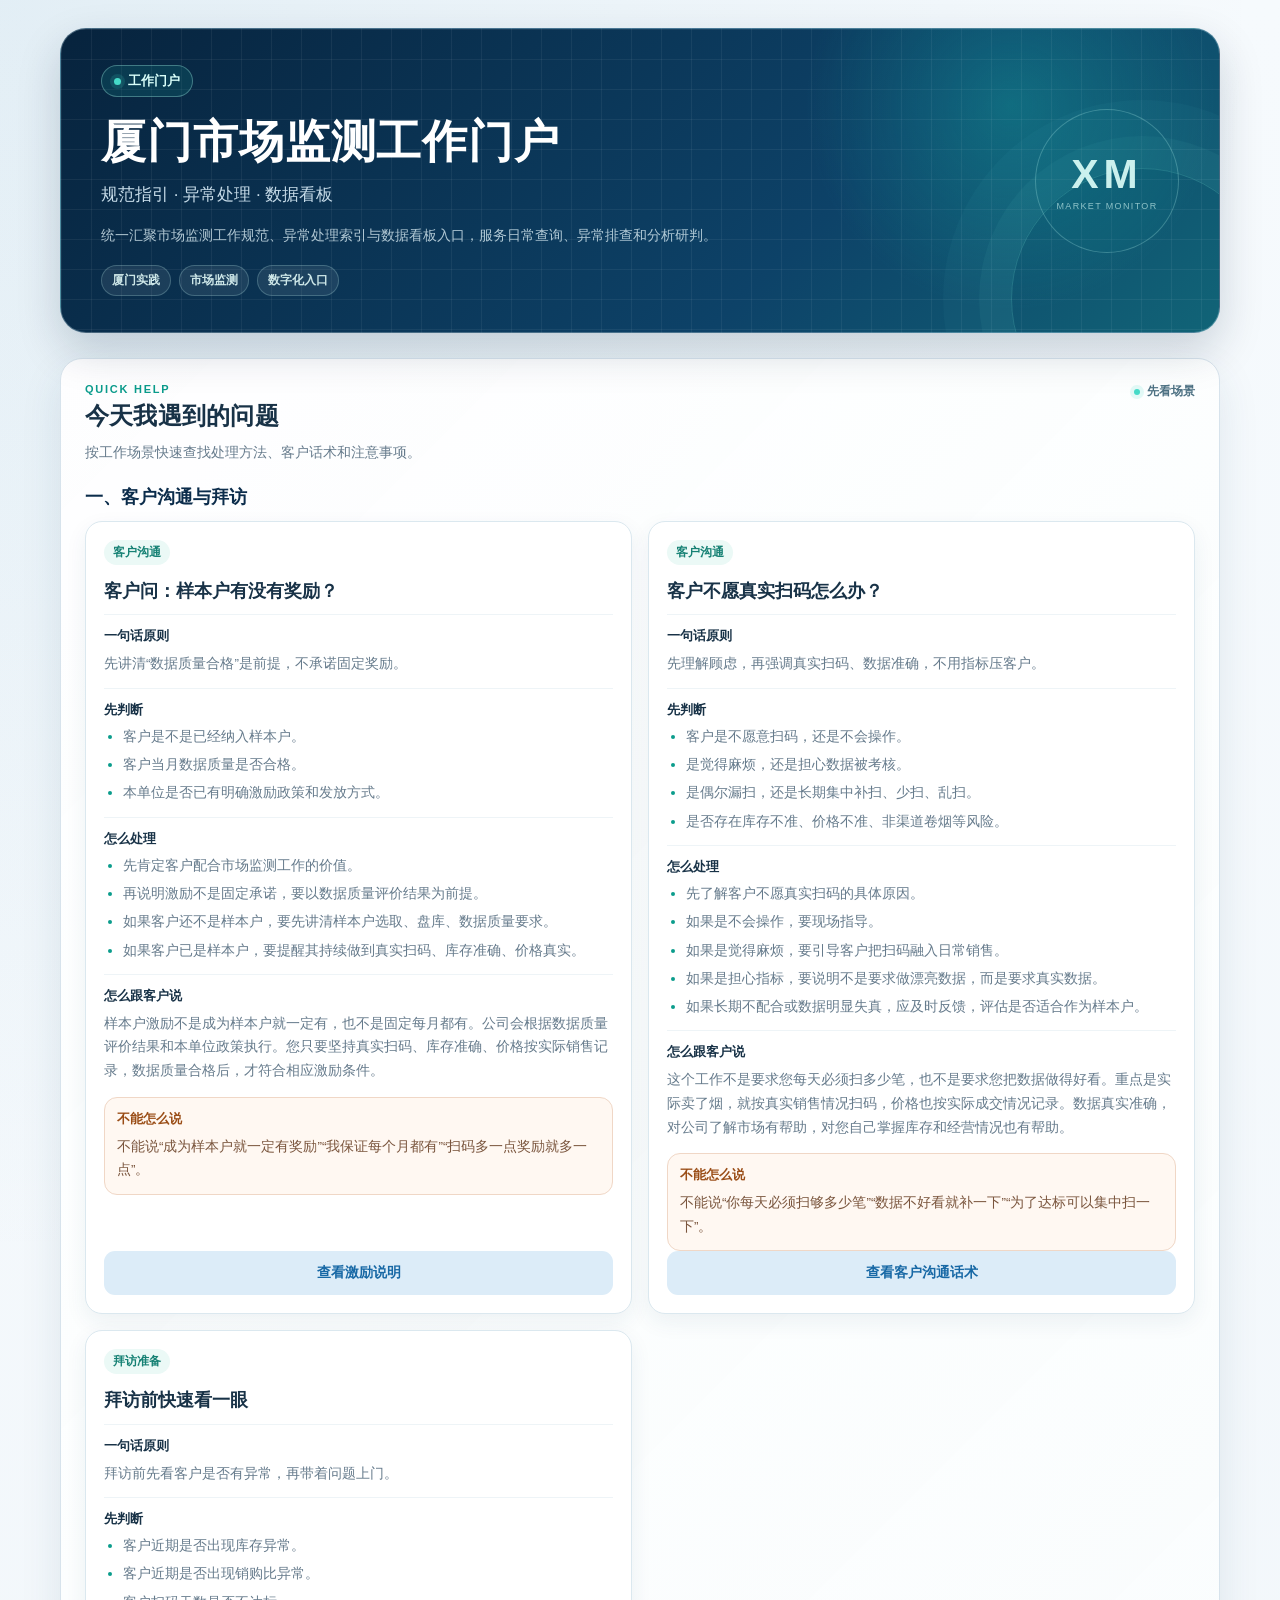
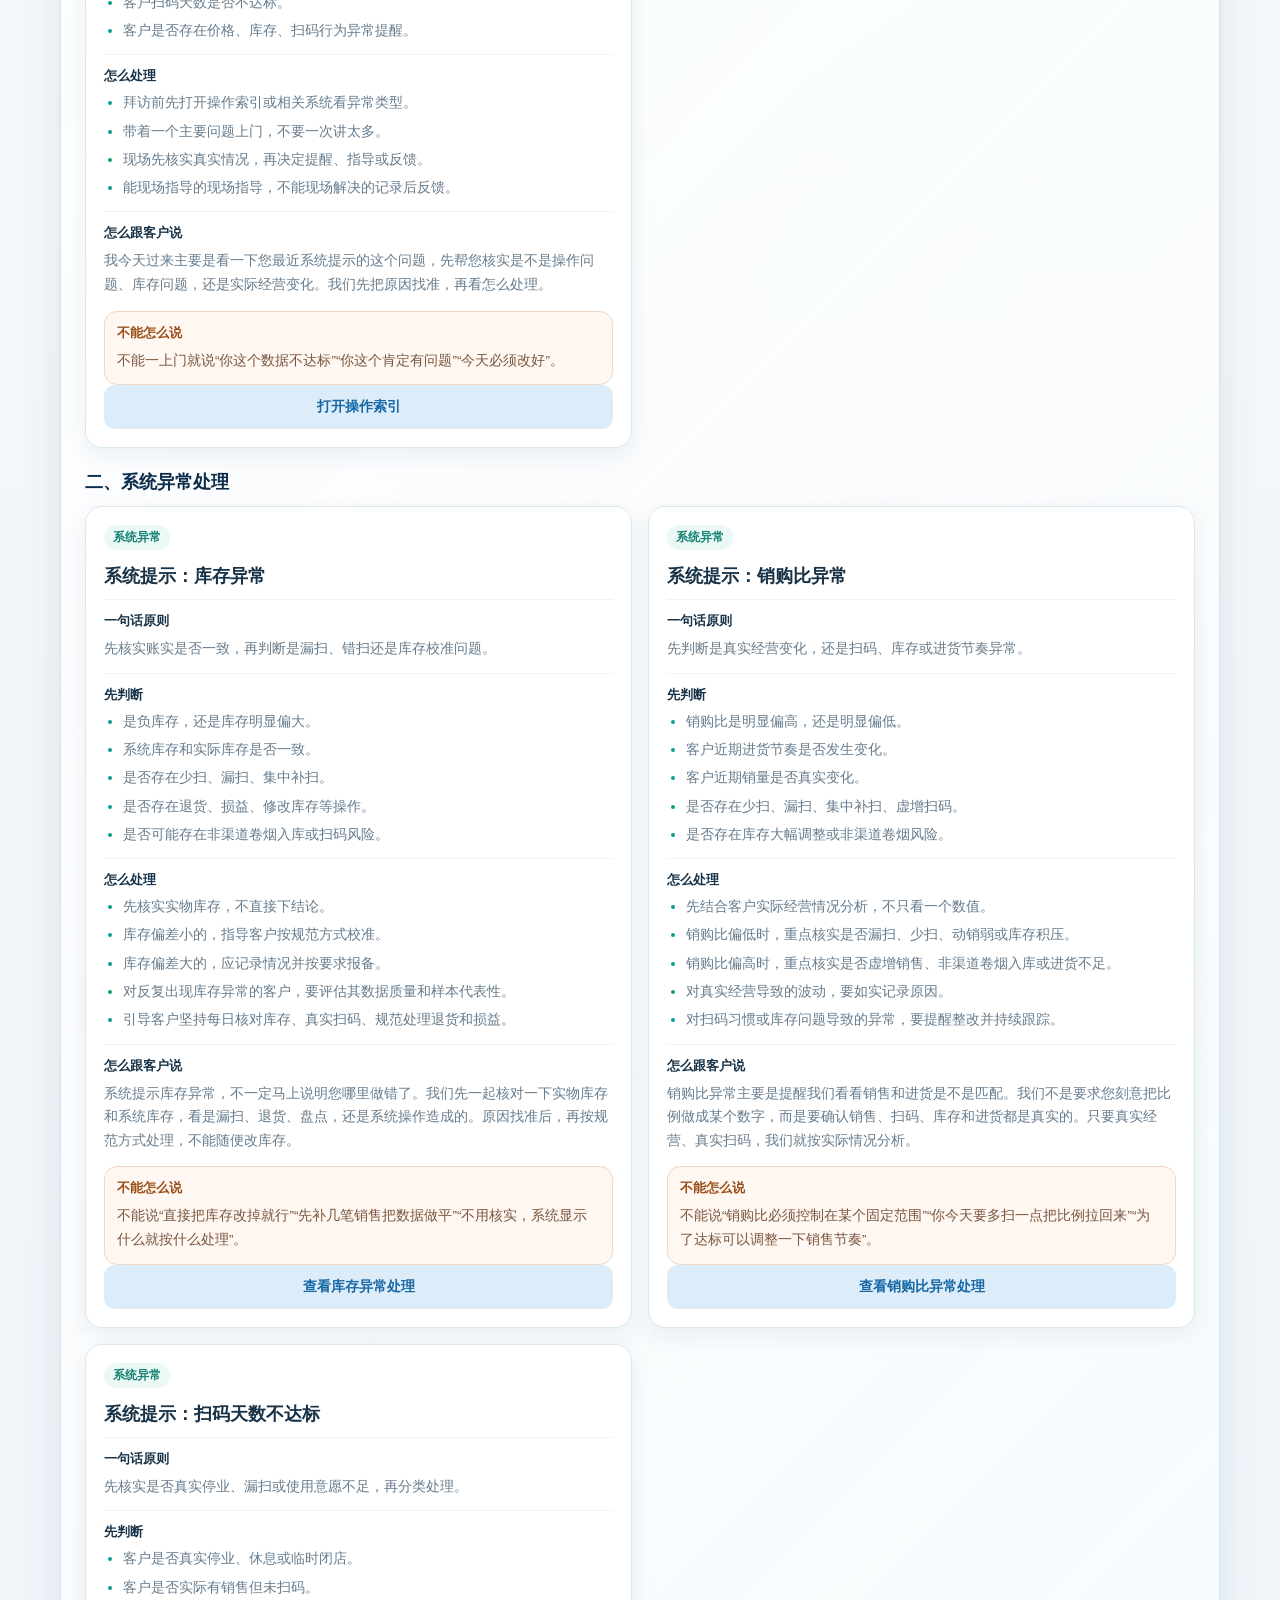
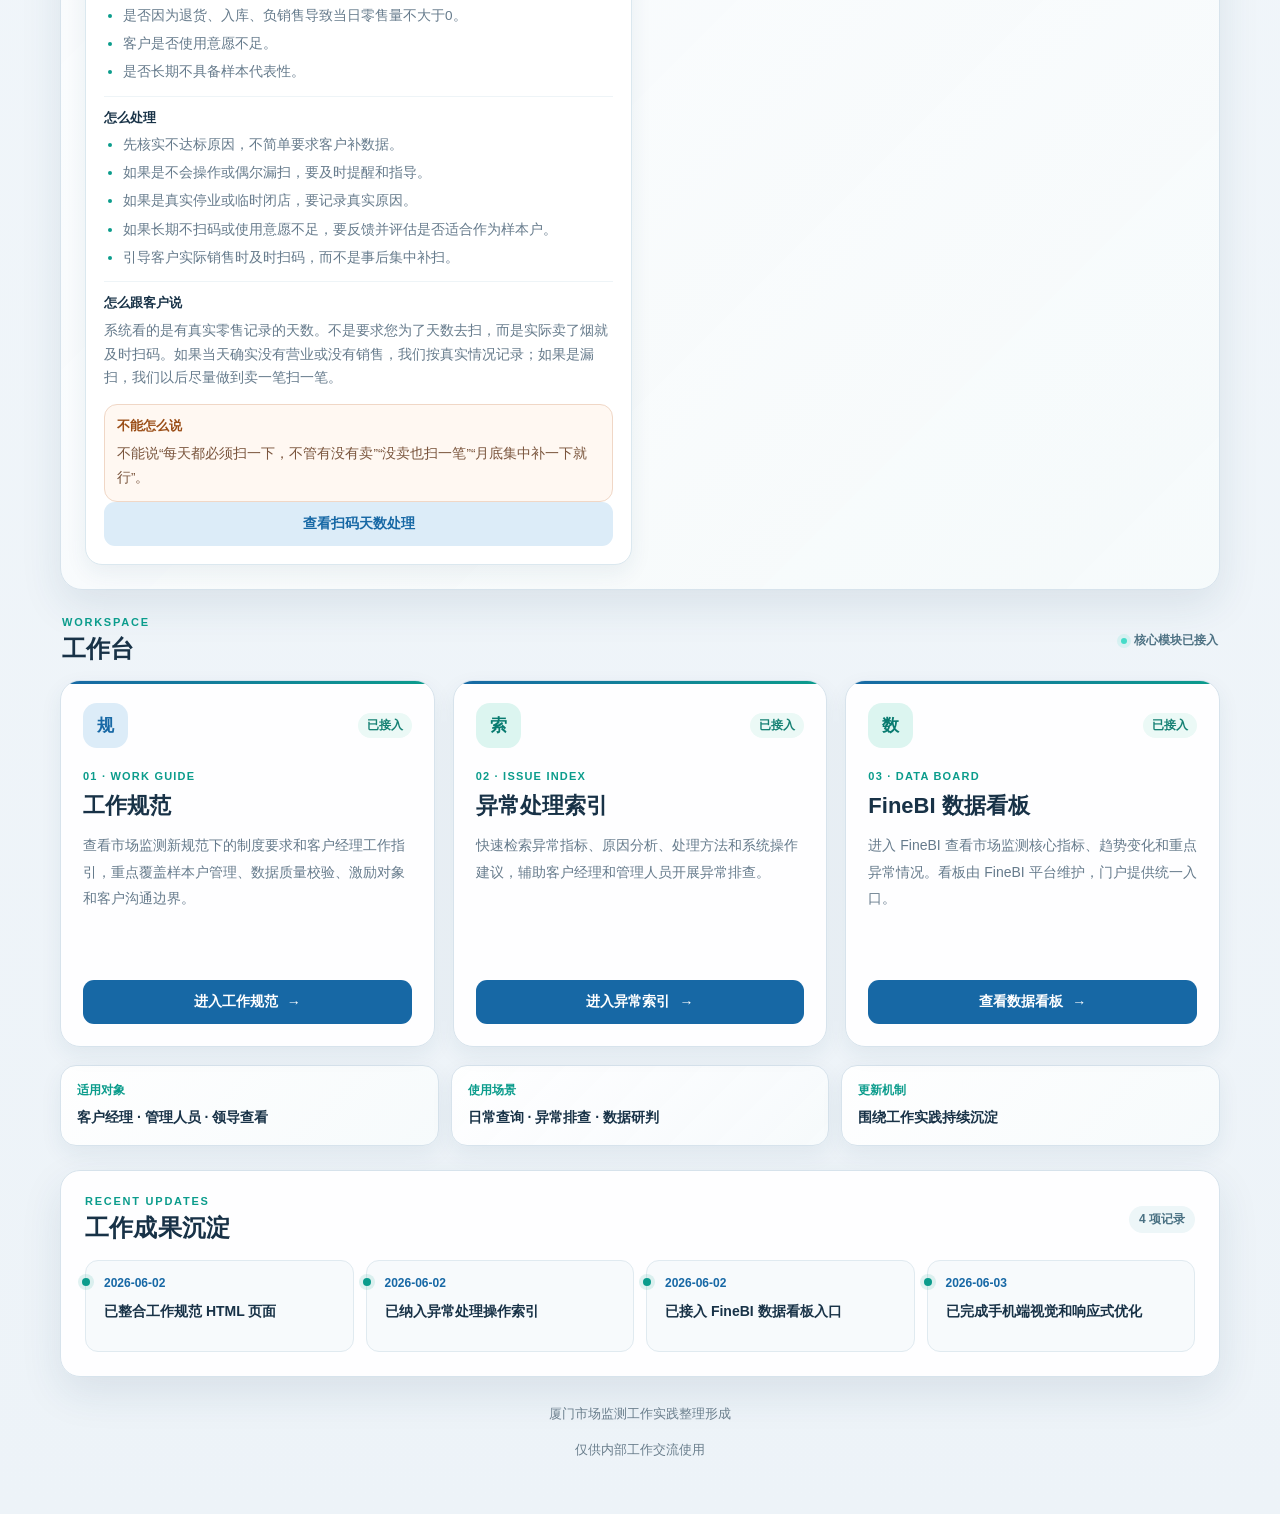
<file: index.html>
<!DOCTYPE html>
<html lang="zh-CN">
<head>
  <meta charset="UTF-8">
  <meta name="viewport" content="width=device-width, initial-scale=1.0">
  <title>厦门市场监测工作门户</title>
  <link rel="stylesheet" href="assets/style.css">
</head>
<body>
  <div class="page-shell">
    <header class="hero">
      <div class="hero-content">
        <span class="hero-badge"><span class="status-dot"></span>工作门户</span>
        <h1>厦门市场监测工作门户</h1>
        <p class="hero-subtitle">规范指引 · 异常处理 · 数据看板</p>
        <p class="hero-description">统一汇聚市场监测工作规范、异常处理索引与数据看板入口，服务日常查询、异常排查和分析研判。</p>
        <div class="hero-tags" aria-label="门户定位">
          <span>厦门实践</span>
          <span>市场监测</span>
          <span>数字化入口</span>
        </div>
      </div>
      <div class="hero-mark" aria-hidden="true">
        <span>XM</span>
        <small>MARKET MONITOR</small>
      </div>
    </header>

    <main>
      <section class="problem-section" aria-labelledby="today-problems-title">
        <div class="problem-header">
          <div>
            <span class="eyebrow">QUICK HELP</span>
            <h2 id="today-problems-title">今天我遇到的问题</h2>
            <p>按工作场景快速查找处理方法、客户话术和注意事项。</p>
          </div>
          <span class="section-note"><span class="status-dot"></span>先看场景</span>
        </div>

        <div class="problem-group">
          <h3 class="problem-group-title">一、客户沟通与拜访</h3>
          <div class="problem-grid">
            <article class="problem-card">
              <div class="problem-tag">客户沟通</div>
              <h3>客户问：样本户有没有奖励？</h3>
              <div class="problem-block">
                <strong>一句话原则</strong>
                <p>先讲清“数据质量合格”是前提，不承诺固定奖励。</p>
              </div>
              <div class="problem-block">
                <strong>先判断</strong>
                <ul>
                  <li>客户是不是已经纳入样本户。</li>
                  <li>客户当月数据质量是否合格。</li>
                  <li>本单位是否已有明确激励政策和发放方式。</li>
                </ul>
              </div>
              <div class="problem-block">
                <strong>怎么处理</strong>
                <ul>
                  <li>先肯定客户配合市场监测工作的价值。</li>
                  <li>再说明激励不是固定承诺，要以数据质量评价结果为前提。</li>
                  <li>如果客户还不是样本户，要先讲清样本户选取、盘库、数据质量要求。</li>
                  <li>如果客户已是样本户，要提醒其持续做到真实扫码、库存准确、价格真实。</li>
                </ul>
              </div>
              <div class="problem-block">
                <strong>怎么跟客户说</strong>
                <p>样本户激励不是成为样本户就一定有，也不是固定每月都有。公司会根据数据质量评价结果和本单位政策执行。您只要坚持真实扫码、库存准确、价格按实际销售记录，数据质量合格后，才符合相应激励条件。</p>
              </div>
              <div class="problem-block problem-dont">
                <strong>不能怎么说</strong>
                <p>不能说“成为样本户就一定有奖励”“我保证每个月都有”“扫码多一点奖励就多一点”。</p>
              </div>
              <a href="guide.html#module5" class="problem-link">查看激励说明</a>
            </article>

            <article class="problem-card">
              <div class="problem-tag">客户沟通</div>
              <h3>客户不愿真实扫码怎么办？</h3>
              <div class="problem-block">
                <strong>一句话原则</strong>
                <p>先理解顾虑，再强调真实扫码、数据准确，不用指标压客户。</p>
              </div>
              <div class="problem-block">
                <strong>先判断</strong>
                <ul>
                  <li>客户是不愿意扫码，还是不会操作。</li>
                  <li>是觉得麻烦，还是担心数据被考核。</li>
                  <li>是偶尔漏扫，还是长期集中补扫、少扫、乱扫。</li>
                  <li>是否存在库存不准、价格不准、非渠道卷烟等风险。</li>
                </ul>
              </div>
              <div class="problem-block">
                <strong>怎么处理</strong>
                <ul>
                  <li>先了解客户不愿真实扫码的具体原因。</li>
                  <li>如果是不会操作，要现场指导。</li>
                  <li>如果是觉得麻烦，要引导客户把扫码融入日常销售。</li>
                  <li>如果是担心指标，要说明不是要求做漂亮数据，而是要求真实数据。</li>
                  <li>如果长期不配合或数据明显失真，应及时反馈，评估是否适合作为样本户。</li>
                </ul>
              </div>
              <div class="problem-block">
                <strong>怎么跟客户说</strong>
                <p>这个工作不是要求您每天必须扫多少笔，也不是要求您把数据做得好看。重点是实际卖了烟，就按真实销售情况扫码，价格也按实际成交情况记录。数据真实准确，对公司了解市场有帮助，对您自己掌握库存和经营情况也有帮助。</p>
              </div>
              <div class="problem-block problem-dont">
                <strong>不能怎么说</strong>
                <p>不能说“你每天必须扫够多少笔”“数据不好看就补一下”“为了达标可以集中扫一下”。</p>
              </div>
              <a href="guide.html#module6" class="problem-link">查看客户沟通话术</a>
            </article>

            <article class="problem-card">
              <div class="problem-tag">拜访准备</div>
              <h3>拜访前快速看一眼</h3>
              <div class="problem-block">
                <strong>一句话原则</strong>
                <p>拜访前先看客户是否有异常，再带着问题上门。</p>
              </div>
              <div class="problem-block">
                <strong>先判断</strong>
                <ul>
                  <li>客户近期是否出现库存异常。</li>
                  <li>客户近期是否出现销购比异常。</li>
                  <li>客户扫码天数是否不达标。</li>
                  <li>客户是否存在价格、库存、扫码行为异常提醒。</li>
                </ul>
              </div>
              <div class="problem-block">
                <strong>怎么处理</strong>
                <ul>
                  <li>拜访前先打开操作索引或相关系统看异常类型。</li>
                  <li>带着一个主要问题上门，不要一次讲太多。</li>
                  <li>现场先核实真实情况，再决定提醒、指导或反馈。</li>
                  <li>能现场指导的现场指导，不能现场解决的记录后反馈。</li>
                </ul>
              </div>
              <div class="problem-block">
                <strong>怎么跟客户说</strong>
                <p>我今天过来主要是看一下您最近系统提示的这个问题，先帮您核实是不是操作问题、库存问题，还是实际经营变化。我们先把原因找准，再看怎么处理。</p>
              </div>
              <div class="problem-block problem-dont">
                <strong>不能怎么说</strong>
                <p>不能一上门就说“你这个数据不达标”“你这个肯定有问题”“今天必须改好”。</p>
              </div>
              <a href="issues.html" class="problem-link">打开操作索引</a>
            </article>
          </div>
        </div>

        <div class="problem-group">
          <h3 class="problem-group-title">二、系统异常处理</h3>
          <div class="problem-grid">
            <article class="problem-card">
              <div class="problem-tag">系统异常</div>
              <h3>系统提示：库存异常</h3>
              <div class="problem-block">
                <strong>一句话原则</strong>
                <p>先核实账实是否一致，再判断是漏扫、错扫还是库存校准问题。</p>
              </div>
              <div class="problem-block">
                <strong>先判断</strong>
                <ul>
                  <li>是负库存，还是库存明显偏大。</li>
                  <li>系统库存和实际库存是否一致。</li>
                  <li>是否存在少扫、漏扫、集中补扫。</li>
                  <li>是否存在退货、损益、修改库存等操作。</li>
                  <li>是否可能存在非渠道卷烟入库或扫码风险。</li>
                </ul>
              </div>
              <div class="problem-block">
                <strong>怎么处理</strong>
                <ul>
                  <li>先核实实物库存，不直接下结论。</li>
                  <li>库存偏差小的，指导客户按规范方式校准。</li>
                  <li>库存偏差大的，应记录情况并按要求报备。</li>
                  <li>对反复出现库存异常的客户，要评估其数据质量和样本代表性。</li>
                  <li>引导客户坚持每日核对库存、真实扫码、规范处理退货和损益。</li>
                </ul>
              </div>
              <div class="problem-block">
                <strong>怎么跟客户说</strong>
                <p>系统提示库存异常，不一定马上说明您哪里做错了。我们先一起核对一下实物库存和系统库存，看是漏扫、退货、盘点，还是系统操作造成的。原因找准后，再按规范方式处理，不能随便改库存。</p>
              </div>
              <div class="problem-block problem-dont">
                <strong>不能怎么说</strong>
                <p>不能说“直接把库存改掉就行”“先补几笔销售把数据做平”“不用核实，系统显示什么就按什么处理”。</p>
              </div>
              <a href="issues.html" class="problem-link">查看库存异常处理</a>
            </article>

            <article class="problem-card">
              <div class="problem-tag">系统异常</div>
              <h3>系统提示：销购比异常</h3>
              <div class="problem-block">
                <strong>一句话原则</strong>
                <p>先判断是真实经营变化，还是扫码、库存或进货节奏异常。</p>
              </div>
              <div class="problem-block">
                <strong>先判断</strong>
                <ul>
                  <li>销购比是明显偏高，还是明显偏低。</li>
                  <li>客户近期进货节奏是否发生变化。</li>
                  <li>客户近期销量是否真实变化。</li>
                  <li>是否存在少扫、漏扫、集中补扫、虚增扫码。</li>
                  <li>是否存在库存大幅调整或非渠道卷烟风险。</li>
                </ul>
              </div>
              <div class="problem-block">
                <strong>怎么处理</strong>
                <ul>
                  <li>先结合客户实际经营情况分析，不只看一个数值。</li>
                  <li>销购比偏低时，重点核实是否漏扫、少扫、动销弱或库存积压。</li>
                  <li>销购比偏高时，重点核实是否虚增销售、非渠道卷烟入库或进货不足。</li>
                  <li>对真实经营导致的波动，要如实记录原因。</li>
                  <li>对扫码习惯或库存问题导致的异常，要提醒整改并持续跟踪。</li>
                </ul>
              </div>
              <div class="problem-block">
                <strong>怎么跟客户说</strong>
                <p>销购比异常主要是提醒我们看看销售和进货是不是匹配。我们不是要求您刻意把比例做成某个数字，而是要确认销售、扫码、库存和进货都是真实的。只要真实经营、真实扫码，我们就按实际情况分析。</p>
              </div>
              <div class="problem-block problem-dont">
                <strong>不能怎么说</strong>
                <p>不能说“销购比必须控制在某个固定范围”“你今天要多扫一点把比例拉回来”“为了达标可以调整一下销售节奏”。</p>
              </div>
              <a href="issues.html" class="problem-link">查看销购比异常处理</a>
            </article>

            <article class="problem-card">
              <div class="problem-tag">系统异常</div>
              <h3>系统提示：扫码天数不达标</h3>
              <div class="problem-block">
                <strong>一句话原则</strong>
                <p>先核实是否真实停业、漏扫或使用意愿不足，再分类处理。</p>
              </div>
              <div class="problem-block">
                <strong>先判断</strong>
                <ul>
                  <li>客户是否真实停业、休息或临时闭店。</li>
                  <li>客户是否实际有销售但未扫码。</li>
                  <li>是否因为退货、入库、负销售导致当日零售量不大于0。</li>
                  <li>客户是否使用意愿不足。</li>
                  <li>是否长期不具备样本代表性。</li>
                </ul>
              </div>
              <div class="problem-block">
                <strong>怎么处理</strong>
                <ul>
                  <li>先核实不达标原因，不简单要求客户补数据。</li>
                  <li>如果是不会操作或偶尔漏扫，要及时提醒和指导。</li>
                  <li>如果是真实停业或临时闭店，要记录真实原因。</li>
                  <li>如果长期不扫码或使用意愿不足，要反馈并评估是否适合作为样本户。</li>
                  <li>引导客户实际销售时及时扫码，而不是事后集中补扫。</li>
                </ul>
              </div>
              <div class="problem-block">
                <strong>怎么跟客户说</strong>
                <p>系统看的是有真实零售记录的天数。不是要求您为了天数去扫，而是实际卖了烟就及时扫码。如果当天确实没有营业或没有销售，我们按真实情况记录；如果是漏扫，我们以后尽量做到卖一笔扫一笔。</p>
              </div>
              <div class="problem-block problem-dont">
                <strong>不能怎么说</strong>
                <p>不能说“每天都必须扫一下，不管有没有卖”“没卖也扫一笔”“月底集中补一下就行”。</p>
              </div>
              <a href="issues.html" class="problem-link">查看扫码天数处理</a>
            </article>
          </div>
        </div>
      </section>

      <div class="section-heading">
        <div>
          <span class="eyebrow">WORKSPACE</span>
          <h2>工作台</h2>
        </div>
        <span class="section-note"><span class="status-dot"></span>核心模块已接入</span>
      </div>

      <section class="card-grid" aria-label="核心模块">
        <article class="card card-guide">
          <div class="card-top">
            <span class="module-icon" aria-hidden="true">规</span>
            <span class="access-status">已接入</span>
          </div>
          <div class="card-tag">01 · WORK GUIDE</div>
          <h2>工作规范</h2>
          <p>查看市场监测新规范下的制度要求和客户经理工作指引，重点覆盖样本户管理、数据质量校验、激励对象和客户沟通边界。</p>
          <a class="button" href="guide.html">进入工作规范<span aria-hidden="true">→</span></a>
        </article>

        <article class="card card-issues">
          <div class="card-top">
            <span class="module-icon" aria-hidden="true">索</span>
            <span class="access-status">已接入</span>
          </div>
          <div class="card-tag">02 · ISSUE INDEX</div>
          <h2>异常处理索引</h2>
          <p>快速检索异常指标、原因分析、处理方法和系统操作建议，辅助客户经理和管理人员开展异常排查。</p>
          <a class="button" href="issues.html">进入异常索引<span aria-hidden="true">→</span></a>
        </article>

        <article class="card card-dashboard">
          <div class="card-top">
            <span class="module-icon" aria-hidden="true">数</span>
            <span class="access-status">已接入</span>
          </div>
          <div class="card-tag">03 · DATA BOARD</div>
          <h2>FineBI 数据看板</h2>
          <p>进入 FineBI 查看市场监测核心指标、趋势变化和重点异常情况。看板由 FineBI 平台维护，门户提供统一入口。</p>
          <a class="button" href="dashboard.html">查看数据看板<span aria-hidden="true">→</span></a>
        </article>
      </section>

      <section class="portal-summary" aria-label="门户使用说明">
        <div>
          <span class="summary-label">适用对象</span>
          <strong>客户经理 · 管理人员 · 领导查看</strong>
        </div>
        <div>
          <span class="summary-label">使用场景</span>
          <strong>日常查询 · 异常排查 · 数据研判</strong>
        </div>
        <div>
          <span class="summary-label">更新机制</span>
          <strong>围绕工作实践持续沉淀</strong>
        </div>
      </section>

      <section class="panel">
        <div class="section-title">
          <div>
            <span class="eyebrow">RECENT UPDATES</span>
            <h2>工作成果沉淀</h2>
          </div>
          <span class="update-count">4 项记录</span>
        </div>
        <ul class="timeline">
          <li><span class="timeline-date">2026-06-02</span><strong>已整合工作规范 HTML 页面</strong></li>
          <li><span class="timeline-date">2026-06-02</span><strong>已纳入异常处理操作索引</strong></li>
          <li><span class="timeline-date">2026-06-02</span><strong>已接入 FineBI 数据看板入口</strong></li>
          <li><span class="timeline-date">2026-06-03</span><strong>已完成手机端视觉和响应式优化</strong></li>
        </ul>
      </section>
    </main>

    <footer class="footer">
      <p>厦门市场监测工作实践整理形成</p>
      <p>仅供内部工作交流使用</p>
    </footer>
  </div>
</body>
</html>
</file>
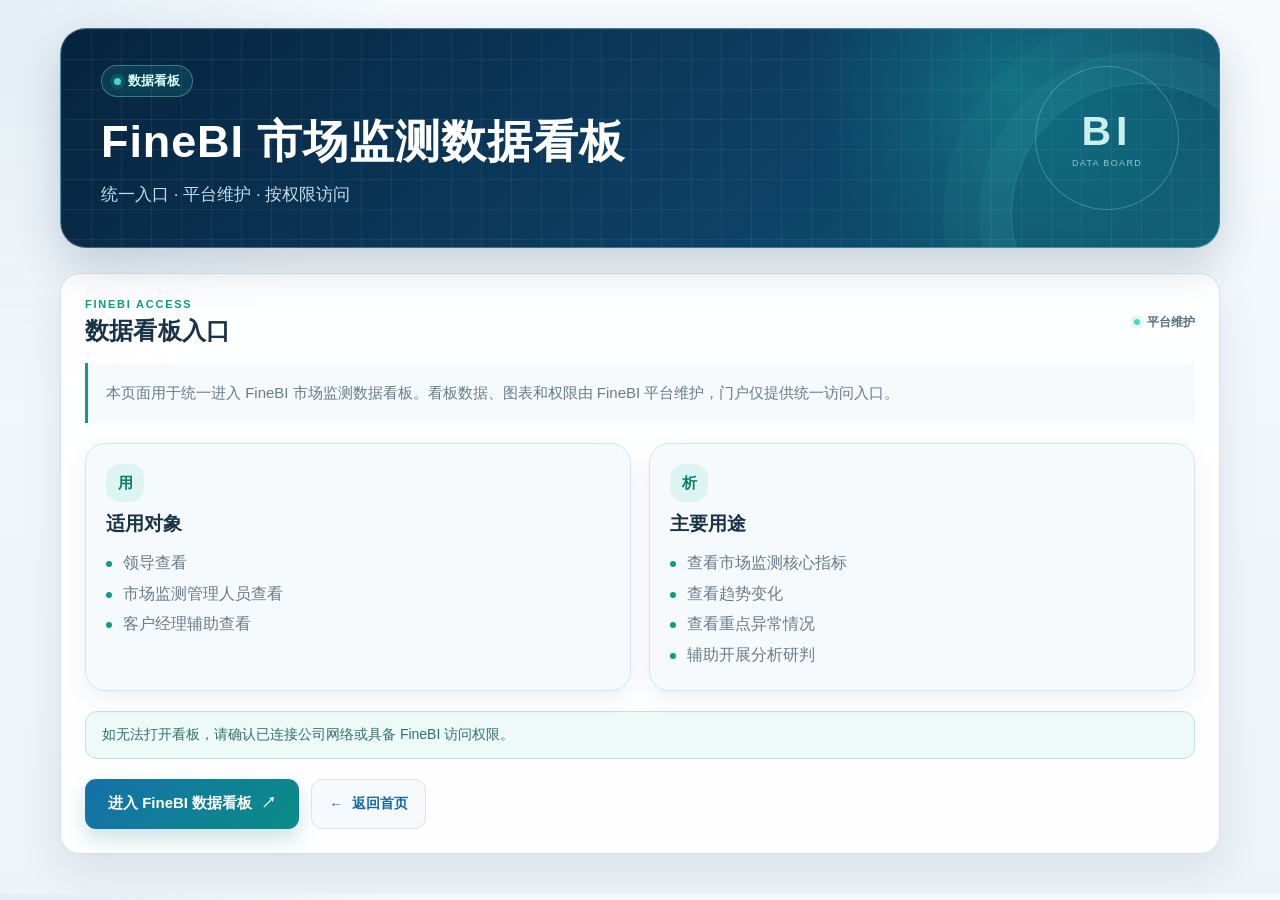
<file: dashboard.html>
<!DOCTYPE html>
<html lang="zh-CN">
<head>
  <meta charset="UTF-8">
  <meta name="viewport" content="width=device-width, initial-scale=1.0">
  <title>FineBI 市场监测数据看板</title>
  <link rel="stylesheet" href="assets/style.css">
</head>
<body>
  <div class="page-shell">
    <header class="hero hero-compact">
      <div class="hero-content">
        <span class="hero-badge"><span class="status-dot"></span>数据看板</span>
        <h1>FineBI 市场监测数据看板</h1>
        <p class="hero-subtitle">统一入口 · 平台维护 · 按权限访问</p>
      </div>
      <div class="hero-mark" aria-hidden="true">
        <span>BI</span>
        <small>DATA BOARD</small>
      </div>
    </header>

    <main class="single-column">
      <section class="panel">
        <div class="section-title">
          <div>
            <span class="eyebrow">FINEBI ACCESS</span>
            <h2>数据看板入口</h2>
          </div>
          <span class="section-note"><span class="status-dot"></span>平台维护</span>
        </div>
        <p class="lead">本页面用于统一进入 FineBI 市场监测数据看板。看板数据、图表和权限由 FineBI 平台维护，门户仅提供统一访问入口。</p>

        <div class="info-grid">
          <article class="info-card">
            <span class="info-icon" aria-hidden="true">用</span>
            <h2>适用对象</h2>
            <ul class="bullet-list">
              <li>领导查看</li>
              <li>市场监测管理人员查看</li>
              <li>客户经理辅助查看</li>
            </ul>
          </article>

          <article class="info-card">
            <span class="info-icon" aria-hidden="true">析</span>
            <h2>主要用途</h2>
            <ul class="bullet-list">
              <li>查看市场监测核心指标</li>
              <li>查看趋势变化</li>
              <li>查看重点异常情况</li>
              <li>辅助开展分析研判</li>
            </ul>
          </article>
        </div>

        <p class="notice">如无法打开看板，请确认已连接公司网络或具备 FineBI 访问权限。</p>

        <div class="actions">
          <a class="button button-primary button-large" href="https://app.fj-tobacco.com:50443/xmqykb/decision/link/8YBW" target="_blank" rel="noopener noreferrer">进入 FineBI 数据看板<span aria-hidden="true">↗</span></a>
          <a class="button button-secondary" href="index.html"><span aria-hidden="true">←</span>返回首页</a>
        </div>
      </section>
    </main>
  </div>
</body>
</html>
</file>
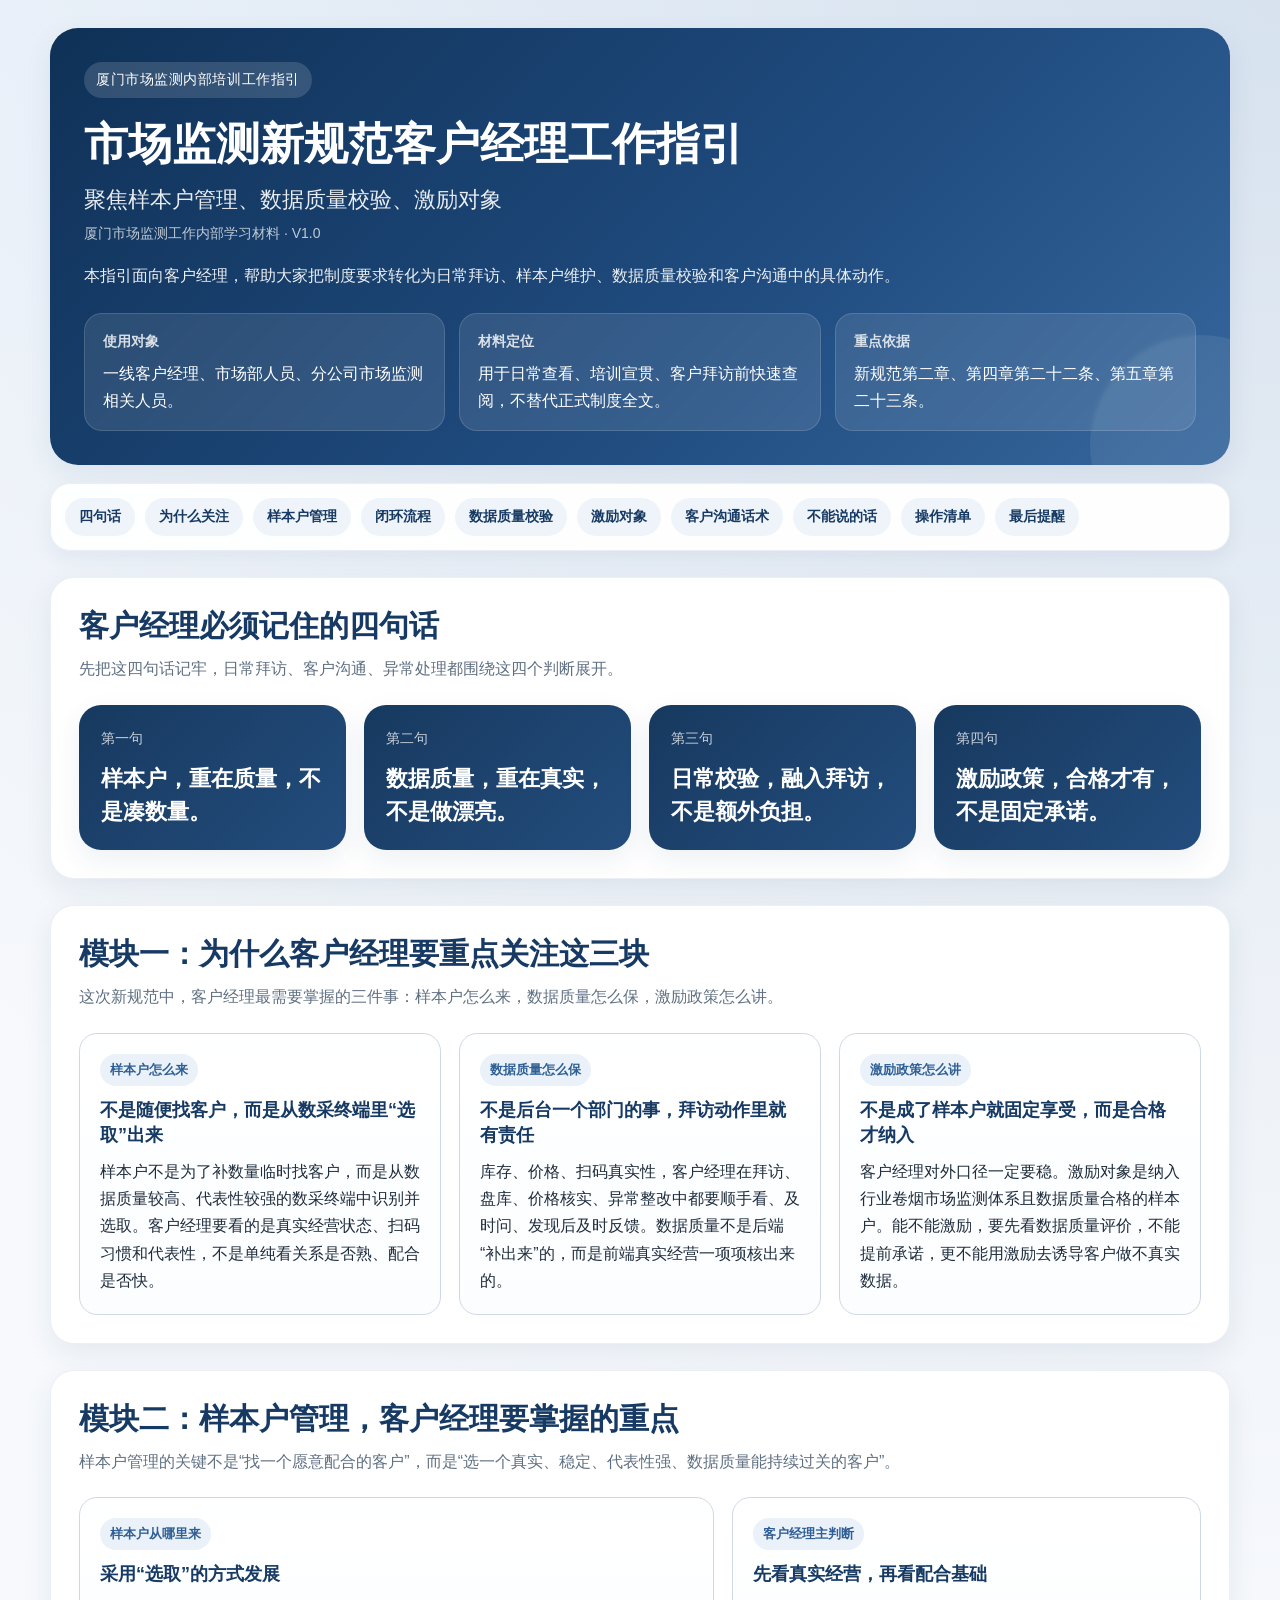
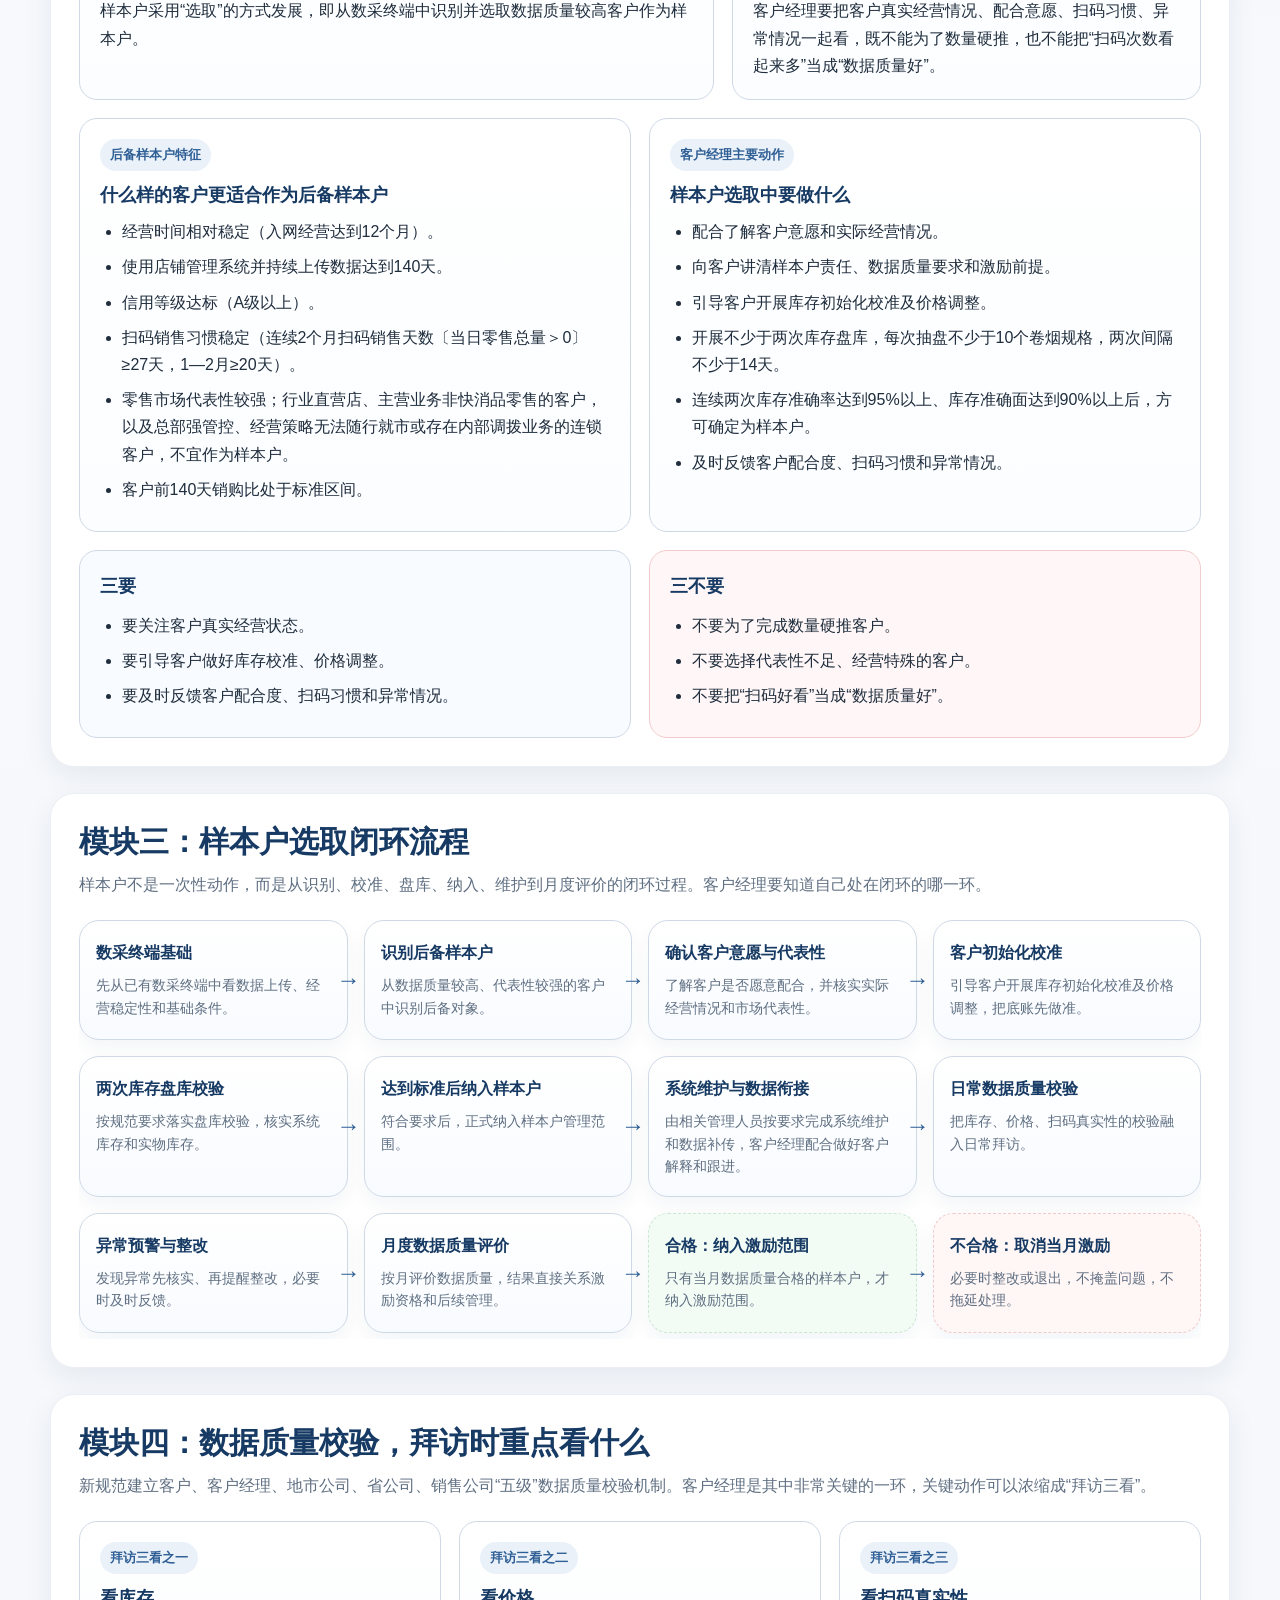
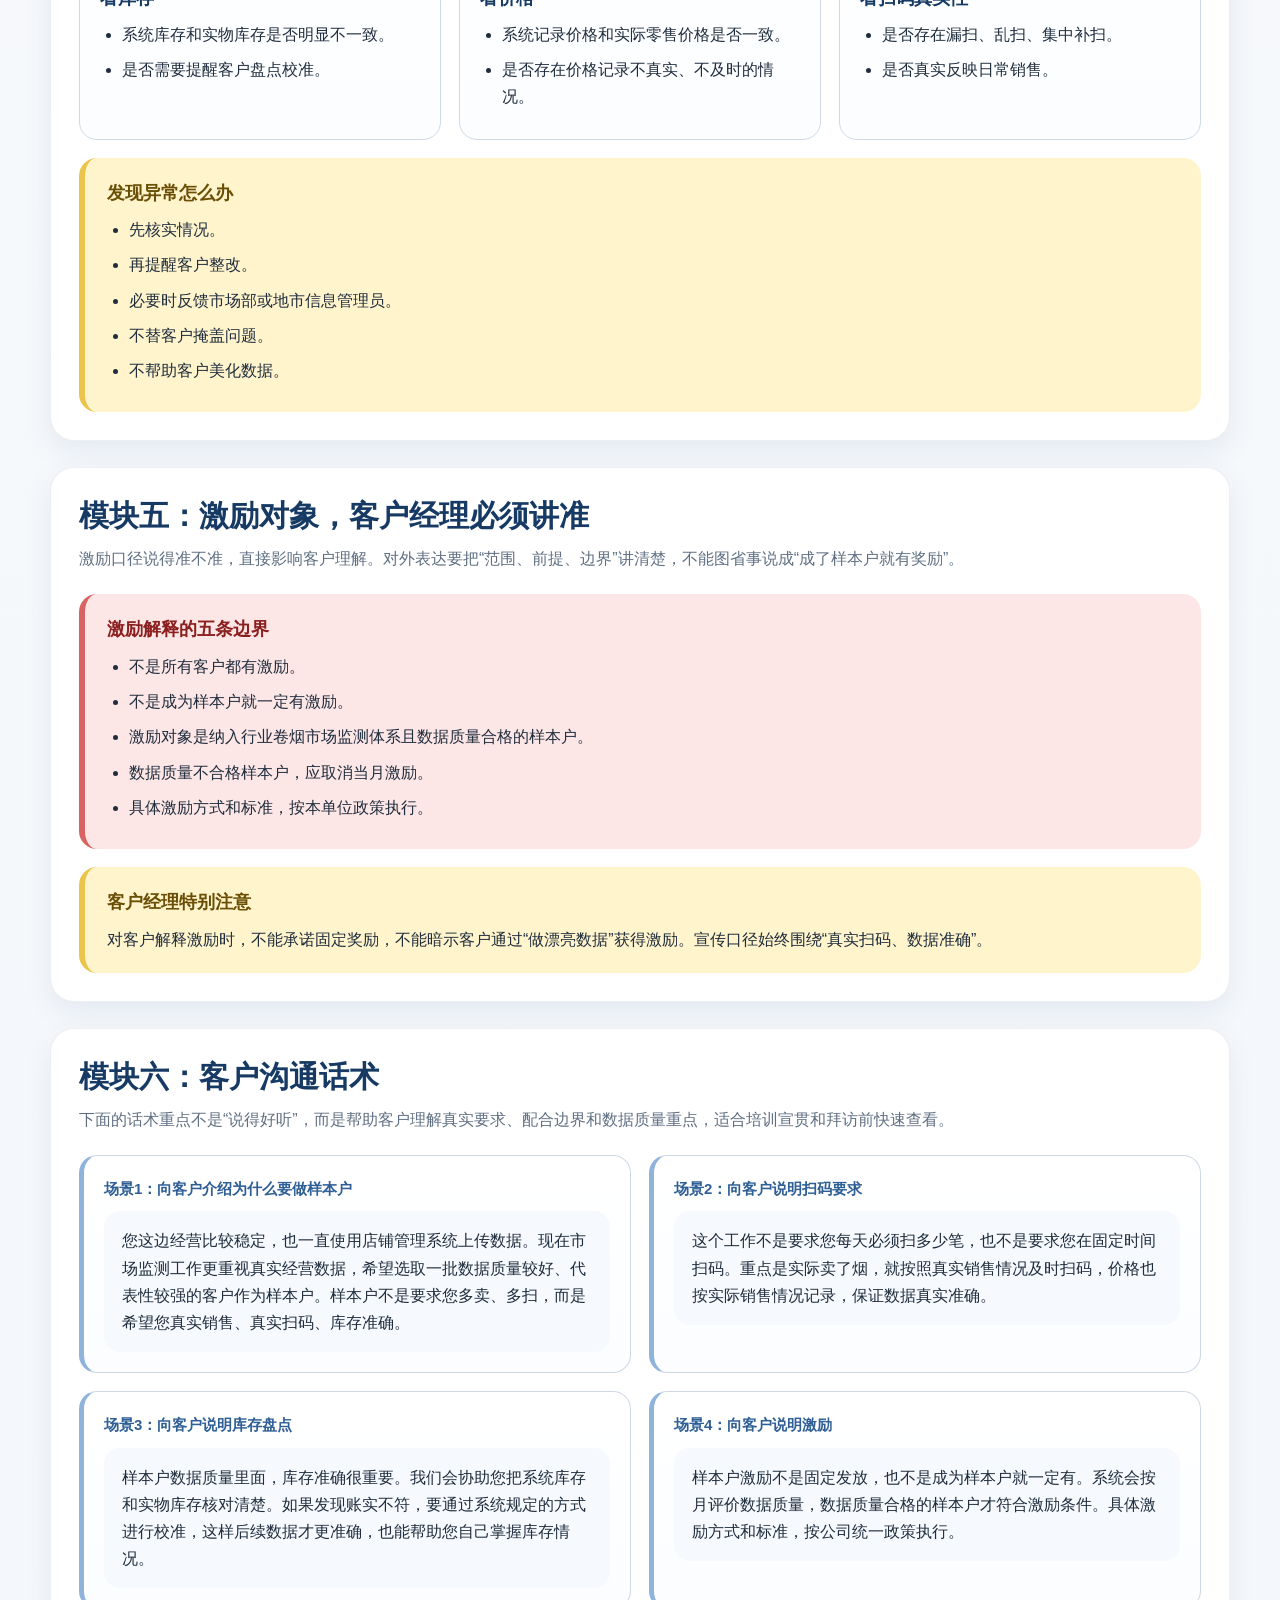
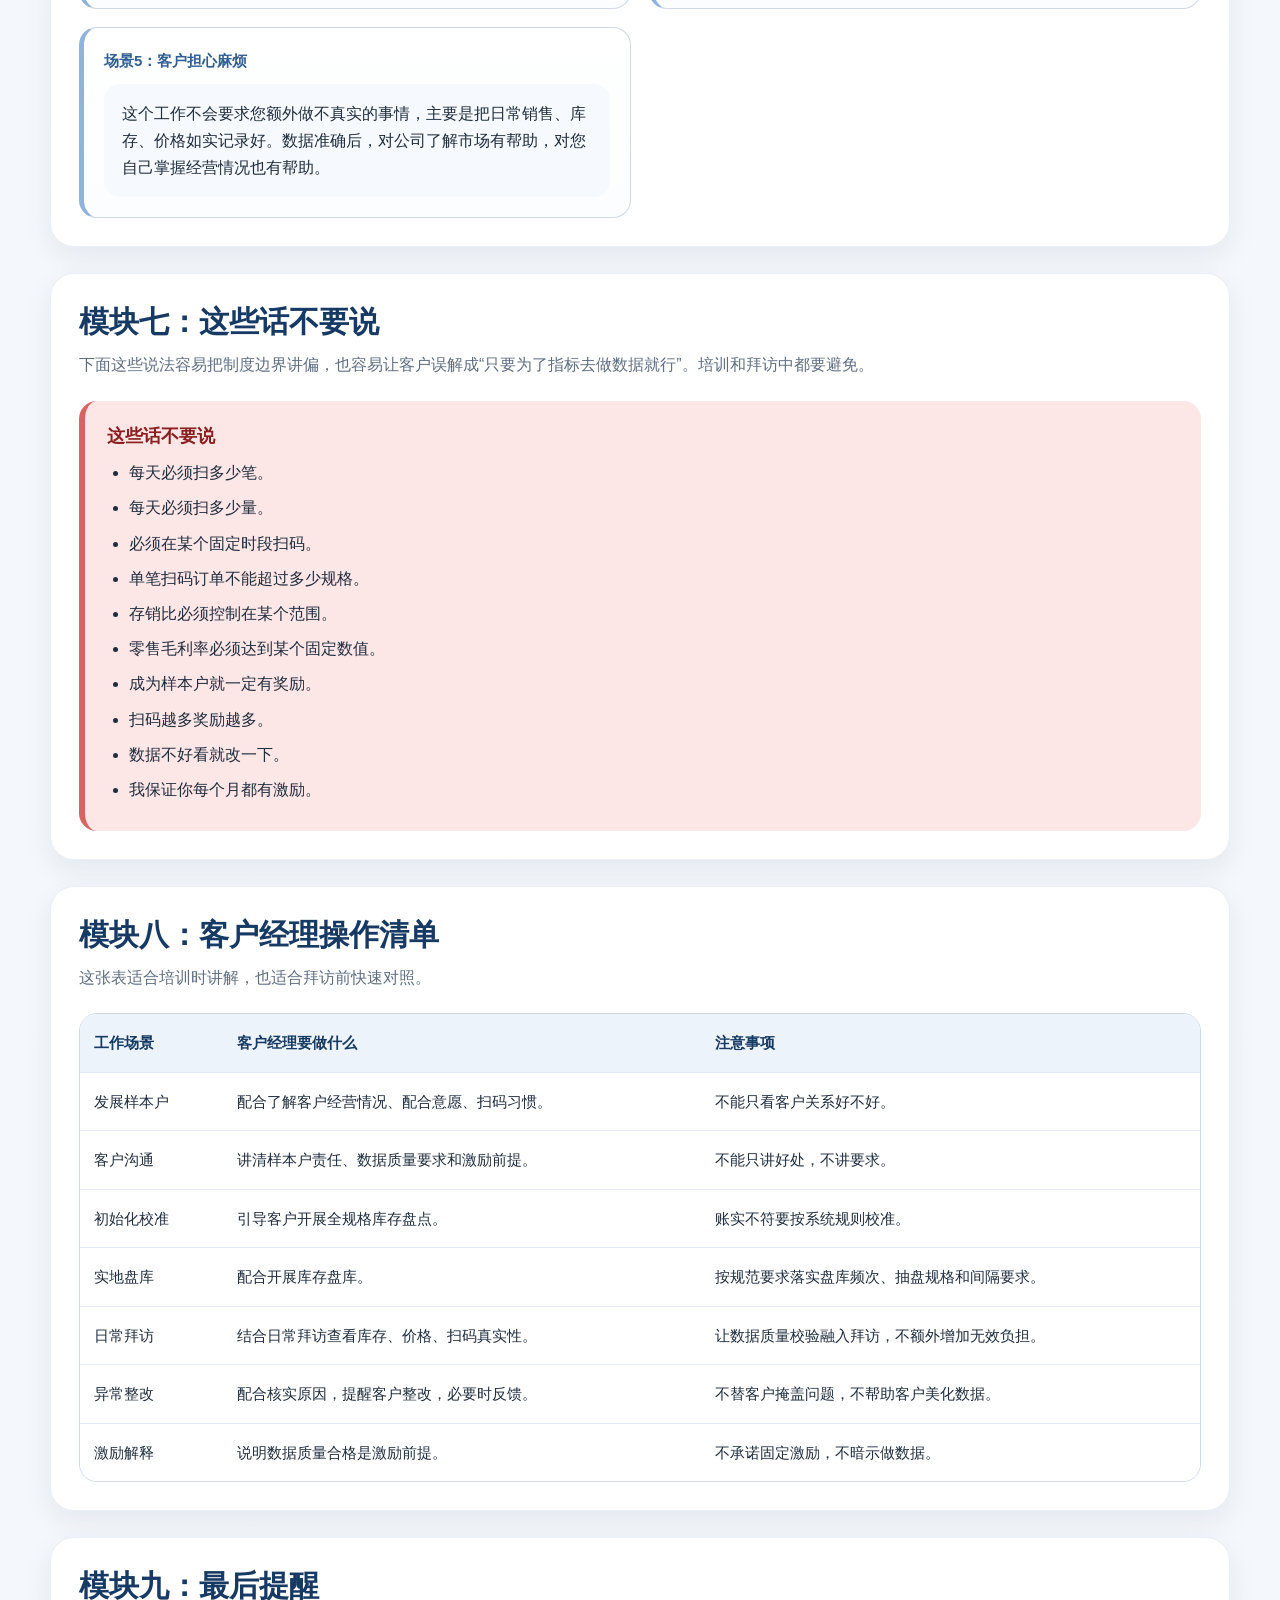
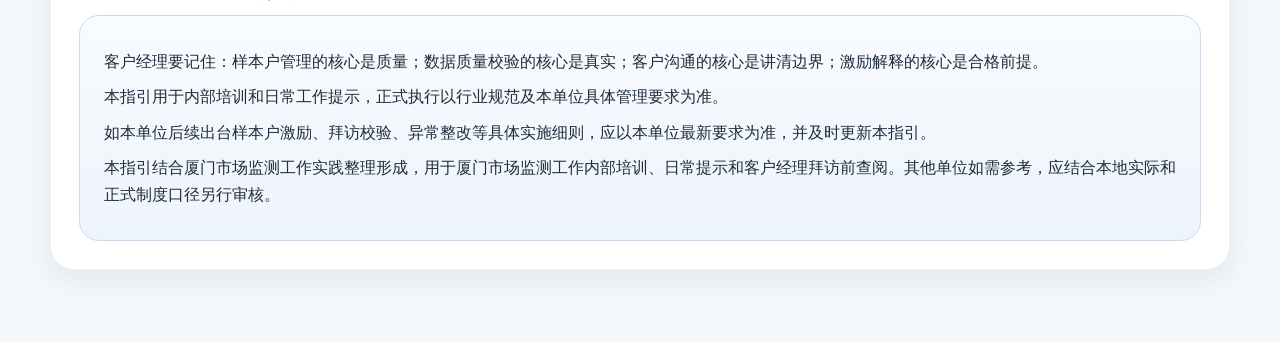
<file: guide.html>
<!DOCTYPE html>
<html lang="zh-CN">
<head>
  <meta charset="UTF-8">
  <meta name="viewport" content="width=device-width, initial-scale=1.0">
  <title>市场监测新规范客户经理工作指引</title>
  <style>
    :root {
      --navy: #163a63;
      --blue: #2f5f95;
      --sky: #dfeaf6;
      --line: #cfd9e6;
      --bg: #f4f7fb;
      --card: #ffffff;
      --text: #1f2d3d;
      --muted: #5f6f82;
      --warn: #fff4cc;
      --warn-line: #ebc44b;
      --danger: #fde6e6;
      --danger-line: #d96262;
      --success: #e7f4ea;
      --shadow: 0 10px 28px rgba(22, 58, 99, 0.08);
      --radius: 18px;
      --max: 1180px;
    }

    * {
      box-sizing: border-box;
    }

    html {
      scroll-behavior: smooth;
    }

    body {
      margin: 0;
      color: var(--text);
      font-family: "Microsoft YaHei", "PingFang SC", "Noto Sans CJK SC", "Source Han Sans SC", sans-serif;
      line-height: 1.7;
      background:
        radial-gradient(circle at top right, rgba(47, 95, 149, 0.12), transparent 24%),
        linear-gradient(180deg, #eef4fb 0%, #f7f9fc 16%, var(--bg) 100%);
    }

    a {
      color: inherit;
      text-decoration: none;
    }

    .page {
      width: min(calc(100% - 32px), var(--max));
      margin: 0 auto;
      padding: 28px 0 72px;
    }

    .hero {
      position: relative;
      overflow: hidden;
      padding: 34px;
      border-radius: 28px;
      background: linear-gradient(135deg, #0f3157 0%, #204c80 60%, #36679d 100%);
      color: #fff;
      box-shadow: var(--shadow);
    }

    .hero::after {
      content: "";
      position: absolute;
      inset: auto -80px -90px auto;
      width: 220px;
      height: 220px;
      border-radius: 50%;
      background: rgba(255, 255, 255, 0.08);
    }

    .hero-tag {
      display: inline-flex;
      align-items: center;
      gap: 8px;
      padding: 6px 12px;
      border-radius: 999px;
      background: rgba(255, 255, 255, 0.14);
      font-size: 14px;
      letter-spacing: 0.04em;
    }

    h1 {
      margin: 18px 0 10px;
      font-size: clamp(30px, 4vw, 44px);
      line-height: 1.25;
    }

    .subtitle {
      margin: 0 0 4px;
      font-size: clamp(16px, 2vw, 22px);
      color: rgba(255, 255, 255, 0.9);
    }

    .hero-owner {
      margin: 0 0 16px;
      font-size: 14px;
      color: rgba(255, 255, 255, 0.72);
    }

    .intro,
    .meta {
      position: relative;
      z-index: 1;
    }

    .intro {
      max-width: 820px;
      margin: 0;
      font-size: 16px;
      color: rgba(255, 255, 255, 0.92);
    }

    .meta {
      display: grid;
      grid-template-columns: repeat(auto-fit, minmax(220px, 1fr));
      gap: 14px;
      margin-top: 24px;
    }

    .meta-item {
      padding: 16px 18px;
      border: 1px solid rgba(255, 255, 255, 0.14);
      border-radius: 18px;
      background: rgba(255, 255, 255, 0.1);
      backdrop-filter: blur(2px);
    }

    .meta-item strong {
      display: block;
      margin-bottom: 6px;
      font-size: 14px;
      color: rgba(255, 255, 255, 0.82);
    }

    .toc {
      position: sticky;
      top: 0;
      z-index: 20;
      margin: 18px 0 24px;
      padding: 14px;
      border: 1px solid rgba(22, 58, 99, 0.08);
      border-radius: 20px;
      background: rgba(255, 255, 255, 0.94);
      box-shadow: 0 8px 20px rgba(22, 58, 99, 0.06);
      backdrop-filter: blur(10px);
    }

    .toc-list {
      display: flex;
      flex-wrap: wrap;
      gap: 10px;
    }

    .toc a {
      display: inline-flex;
      align-items: center;
      min-height: 38px;
      padding: 0 14px;
      border-radius: 999px;
      background: #eff4fa;
      color: var(--navy);
      font-size: 14px;
      font-weight: 600;
    }

    .section {
      margin-top: 26px;
      padding: 28px;
      border: 1px solid rgba(22, 58, 99, 0.08);
      border-radius: 24px;
      background: var(--card);
      box-shadow: var(--shadow);
    }

    .section-title {
      margin: 0 0 10px;
      color: var(--navy);
      font-size: clamp(22px, 3vw, 30px);
      line-height: 1.3;
    }

    .section-desc {
      margin: 0 0 22px;
      color: var(--muted);
      font-size: 16px;
    }

    .grid-2,
    .grid-3,
    .grid-4 {
      display: grid;
      gap: 18px;
    }

    .grid-2 {
      grid-template-columns: repeat(2, minmax(0, 1fr));
    }

    .grid-3 {
      grid-template-columns: repeat(3, minmax(0, 1fr));
    }

    .grid-4 {
      grid-template-columns: repeat(4, minmax(0, 1fr));
    }

    .card,
    .mini-card,
    .talk-card {
      padding: 20px;
      border: 1px solid var(--line);
      border-radius: var(--radius);
      background: linear-gradient(180deg, #ffffff 0%, #fbfdff 100%);
    }

    .card h3,
    .mini-card h3,
    .talk-card h3 {
      margin: 0 0 10px;
      color: var(--navy);
      font-size: 18px;
      line-height: 1.4;
    }

    .card p,
    .mini-card p,
    .talk-card p {
      margin: 0;
      color: var(--text);
    }

    .focus-card {
      min-height: 100%;
      padding: 22px;
      border-radius: 22px;
      background: linear-gradient(135deg, #17395f 0%, #234d7d 100%);
      color: #fff;
      box-shadow: var(--shadow);
    }

    .focus-card span {
      display: block;
      margin-bottom: 12px;
      font-size: 14px;
      color: rgba(255, 255, 255, 0.76);
    }

    .focus-card strong {
      font-size: 22px;
      line-height: 1.5;
      font-weight: 700;
    }

    .callout,
    .warning-box,
    .danger-box {
      padding: 20px 22px;
      border-left: 6px solid var(--warn-line);
      border-radius: 18px;
      background: var(--warn);
    }

    .danger-box {
      border-left-color: var(--danger-line);
      background: var(--danger);
    }

    .warning-box strong,
    .danger-box strong,
    .callout strong {
      display: block;
      margin-bottom: 8px;
      color: #6a4e05;
      font-size: 18px;
    }

    .danger-box strong {
      color: #8b1f1f;
    }

    .list,
    .plain-list,
    .danger-list {
      margin: 0;
      padding-left: 1.35em;
    }

    .list li,
    .plain-list li,
    .danger-list li {
      margin: 8px 0;
    }

    .label {
      display: inline-flex;
      align-items: center;
      padding: 5px 10px;
      margin-bottom: 12px;
      border-radius: 999px;
      background: #eaf1f9;
      color: var(--blue);
      font-size: 13px;
      font-weight: 700;
    }

    .split {
      display: grid;
      grid-template-columns: 1.15fr 0.85fr;
      gap: 18px;
    }

    .do-dont {
      display: grid;
      grid-template-columns: repeat(2, minmax(0, 1fr));
      gap: 18px;
      margin-top: 18px;
    }

    .do-box,
    .dont-box {
      padding: 20px;
      border-radius: 18px;
      border: 1px solid var(--line);
      background: #f8fbff;
    }

    .dont-box {
      background: #fff7f7;
      border-color: #f2cccc;
    }

    .do-box h3,
    .dont-box h3 {
      margin: 0 0 10px;
      color: var(--navy);
      font-size: 18px;
    }

    .flow-wrap {
      overflow-x: auto;
      padding-bottom: 6px;
    }

    .flow {
      display: grid;
      grid-template-columns: repeat(4, minmax(180px, 1fr));
      gap: 16px;
      min-width: 760px;
    }

    .flow-node {
      position: relative;
      min-height: 120px;
      padding: 18px 16px;
      border: 1px solid var(--line);
      border-radius: 20px;
      background: linear-gradient(180deg, #fff 0%, #f8fbff 100%);
      box-shadow: 0 8px 18px rgba(22, 58, 99, 0.05);
    }

    .flow-node::after {
      content: "→";
      position: absolute;
      top: 50%;
      right: -14px;
      transform: translateY(-50%);
      color: var(--blue);
      font-size: 24px;
      font-weight: 700;
    }

    .flow-node:nth-child(4n)::after,
    .flow-node:last-child::after,
    .flow-node.branch-end::after {
      display: none;
    }

    .flow-node.branch {
      border-style: dashed;
      background: #fefcf3;
    }

    .flow-node.good {
      background: #f3fbf5;
      border-color: #cbe7d1;
    }

    .flow-node.bad {
      background: #fff6f6;
      border-color: #efcaca;
    }

    .flow-node strong {
      display: block;
      margin-bottom: 8px;
      color: var(--navy);
      font-size: 16px;
    }

    .flow-node p {
      margin: 0;
      color: var(--muted);
      font-size: 14px;
      line-height: 1.6;
    }

    .table-wrap {
      overflow-x: auto;
      border: 1px solid var(--line);
      border-radius: 18px;
    }

    table {
      width: 100%;
      min-width: 720px;
      border-collapse: collapse;
      background: #fff;
    }

    th,
    td {
      padding: 16px 14px;
      border-bottom: 1px solid #e5edf6;
      text-align: left;
      vertical-align: top;
      font-size: 15px;
    }

    th {
      background: #edf3fb;
      color: var(--navy);
      font-size: 15px;
    }

    tr:last-child td {
      border-bottom: none;
    }

    .talk-card {
      border-left: 5px solid #8fb3da;
    }

    .talk-scene {
      margin-bottom: 10px;
      color: var(--blue);
      font-size: 15px;
      font-weight: 700;
    }

    .quote {
      margin: 0;
      padding: 16px 18px;
      border-radius: 16px;
      background: #f6f9fd;
      color: var(--text);
    }

    .ending {
      padding: 24px;
      border-radius: 20px;
      background: linear-gradient(180deg, #f8fbff 0%, #eef4fb 100%);
      border: 1px solid var(--line);
    }

    .ending p {
      margin: 8px 0;
    }

    .back-top {
      position: fixed;
      right: 18px;
      bottom: 18px;
      display: none;
      align-items: center;
      justify-content: center;
      width: 48px;
      height: 48px;
      border: none;
      border-radius: 50%;
      background: var(--navy);
      color: #fff;
      font-size: 15px;
      cursor: pointer;
      box-shadow: 0 10px 24px rgba(22, 58, 99, 0.22);
    }

    .back-top.show {
      display: inline-flex;
    }

    @media (max-width: 960px) {
      .grid-4,
      .grid-3,
      .grid-2,
      .split,
      .do-dont {
        grid-template-columns: 1fr;
      }

      .flow {
        grid-template-columns: repeat(2, minmax(180px, 1fr));
        min-width: 0;
      }

      .flow-node:nth-child(4n)::after {
        display: block;
      }

      .flow-node:nth-child(2n)::after,
      .flow-node:last-child::after,
      .flow-node.branch-end::after {
        display: none;
      }
    }

    @media (max-width: 720px) {
      .page {
        width: min(calc(100% - 20px), var(--max));
        padding-top: 16px;
      }

      .hero,
      .section {
        padding: 22px 18px;
      }

      .toc {
        padding: 12px;
      }

      .toc-list {
        gap: 8px;
      }

      .toc a {
        min-height: 34px;
        padding: 0 12px;
        font-size: 13px;
      }

      .focus-card strong {
        font-size: 20px;
      }

      .flow {
        grid-template-columns: 1fr;
      }

      .card li,
      .do-box li,
      .dont-box li,
      .flow-node p,
      td {
        line-height: 1.8;
      }

      td,
      th {
        padding-top: 18px;
        padding-bottom: 18px;
      }

      .flow-node::after {
        content: "↓";
        top: auto;
        right: 50%;
        bottom: -18px;
        transform: translateX(50%);
      }

      .flow-node:nth-child(2n)::after {
        display: block;
      }

      .flow-node:last-child::after,
      .flow-node.branch-end::after {
        display: none;
      }

      table {
        min-width: 640px;
      }
    }

    @media print {
      body {
        background: #fff;
      }

      .page {
        width: 100%;
        padding: 0;
      }

      .toc,
      .back-top {
        display: none !important;
      }

      .section,
      .hero {
        box-shadow: none;
      }
    }
  </style>
</head>
<body id="top">
  <div class="page">
    <header class="hero">
      <div class="hero-tag">厦门市场监测内部培训工作指引</div>
      <h1>市场监测新规范客户经理工作指引</h1>
      <p class="subtitle">聚焦样本户管理、数据质量校验、激励对象</p>
      <p class="hero-owner">厦门市场监测工作内部学习材料 · V1.0</p>
      <p class="intro">本指引面向客户经理，帮助大家把制度要求转化为日常拜访、样本户维护、数据质量校验和客户沟通中的具体动作。</p>
      <div class="meta">
        <div class="meta-item">
          <strong>使用对象</strong>
          一线客户经理、市场部人员、分公司市场监测相关人员。
        </div>
        <div class="meta-item">
          <strong>材料定位</strong>
          用于日常查看、培训宣贯、客户拜访前快速查阅，不替代正式制度全文。
        </div>
        <div class="meta-item">
          <strong>重点依据</strong>
          新规范第二章、第四章第二十二条、第五章第二十三条。
        </div>
      </div>
    </header>

    <nav class="toc" aria-label="目录导航">
      <div class="toc-list">
        <a href="#focus">四句话</a>
        <a href="#module1">为什么关注</a>
        <a href="#module2">样本户管理</a>
        <a href="#module3">闭环流程</a>
        <a href="#module4">数据质量校验</a>
        <a href="#module5">激励对象</a>
        <a href="#module6">客户沟通话术</a>
        <a href="#module7">不能说的话</a>
        <a href="#module8">操作清单</a>
        <a href="#module9">最后提醒</a>
      </div>
    </nav>

    <section class="section" id="focus">
      <h2 class="section-title">客户经理必须记住的四句话</h2>
      <p class="section-desc">先把这四句话记牢，日常拜访、客户沟通、异常处理都围绕这四个判断展开。</p>
      <div class="grid-4">
        <div class="focus-card">
          <span>第一句</span>
          <strong>样本户，重在质量，不是凑数量。</strong>
        </div>
        <div class="focus-card">
          <span>第二句</span>
          <strong>数据质量，重在真实，不是做漂亮。</strong>
        </div>
        <div class="focus-card">
          <span>第三句</span>
          <strong>日常校验，融入拜访，不是额外负担。</strong>
        </div>
        <div class="focus-card">
          <span>第四句</span>
          <strong>激励政策，合格才有，不是固定承诺。</strong>
        </div>
      </div>
    </section>

    <section class="section" id="module1">
      <h2 class="section-title">模块一：为什么客户经理要重点关注这三块</h2>
      <p class="section-desc">这次新规范中，客户经理最需要掌握的三件事：样本户怎么来，数据质量怎么保，激励政策怎么讲。</p>
      <div class="grid-3">
        <article class="card">
          <div class="label">样本户怎么来</div>
          <h3>不是随便找客户，而是从数采终端里“选取”出来</h3>
          <p>样本户不是为了补数量临时找客户，而是从数据质量较高、代表性较强的数采终端中识别并选取。客户经理要看的是真实经营状态、扫码习惯和代表性，不是单纯看关系是否熟、配合是否快。</p>
        </article>
        <article class="card">
          <div class="label">数据质量怎么保</div>
          <h3>不是后台一个部门的事，拜访动作里就有责任</h3>
          <p>库存、价格、扫码真实性，客户经理在拜访、盘库、价格核实、异常整改中都要顺手看、及时问、发现后及时反馈。数据质量不是后端“补出来”的，而是前端真实经营一项项核出来的。</p>
        </article>
        <article class="card">
          <div class="label">激励政策怎么讲</div>
          <h3>不是成了样本户就固定享受，而是合格才纳入</h3>
          <p>客户经理对外口径一定要稳。激励对象是纳入行业卷烟市场监测体系且数据质量合格的样本户。能不能激励，要先看数据质量评价，不能提前承诺，更不能用激励去诱导客户做不真实数据。</p>
        </article>
      </div>
    </section>

    <section class="section" id="module2">
      <h2 class="section-title">模块二：样本户管理，客户经理要掌握的重点</h2>
      <p class="section-desc">样本户管理的关键不是“找一个愿意配合的客户”，而是“选一个真实、稳定、代表性强、数据质量能持续过关的客户”。</p>
      <div class="split">
        <div class="card">
          <div class="label">样本户从哪里来</div>
          <h3>采用“选取”的方式发展</h3>
          <p>样本户采用“选取”的方式发展，即从数采终端中识别并选取数据质量较高客户作为样本户。</p>
        </div>
        <div class="card">
          <div class="label">客户经理主判断</div>
          <h3>先看真实经营，再看配合基础</h3>
          <p>客户经理要把客户真实经营情况、配合意愿、扫码习惯、异常情况一起看，既不能为了数量硬推，也不能把“扫码次数看起来多”当成“数据质量好”。</p>
        </div>
      </div>

      <div class="grid-2" style="margin-top: 18px;">
        <article class="card">
          <div class="label">后备样本户特征</div>
          <h3>什么样的客户更适合作为后备样本户</h3>
          <ul class="list">
            <li>经营时间相对稳定（入网经营达到12个月）。</li>
            <li>使用店铺管理系统并持续上传数据达到140天。</li>
            <li>信用等级达标（A级以上）。</li>
            <li>扫码销售习惯稳定（连续2个月扫码销售天数〔当日零售总量＞0〕≥27天，1—2月≥20天）。</li>
            <li>零售市场代表性较强；行业直营店、主营业务非快消品零售的客户，以及总部强管控、经营策略无法随行就市或存在内部调拨业务的连锁客户，不宜作为样本户。</li>
            <li>客户前140天销购比处于标准区间。</li>
          </ul>
        </article>
        <article class="card">
          <div class="label">客户经理主要动作</div>
          <h3>样本户选取中要做什么</h3>
          <ul class="list">
            <li>配合了解客户意愿和实际经营情况。</li>
            <li>向客户讲清样本户责任、数据质量要求和激励前提。</li>
            <li>引导客户开展库存初始化校准及价格调整。</li>
            <li>开展不少于两次库存盘库，每次抽盘不少于10个卷烟规格，两次间隔不少于14天。</li>
            <li>连续两次库存准确率达到95%以上、库存准确面达到90%以上后，方可确定为样本户。</li>
            <li>及时反馈客户配合度、扫码习惯和异常情况。</li>
          </ul>
        </article>
      </div>

      <div class="do-dont">
        <article class="do-box">
          <h3>三要</h3>
          <ul class="plain-list">
            <li>要关注客户真实经营状态。</li>
            <li>要引导客户做好库存校准、价格调整。</li>
            <li>要及时反馈客户配合度、扫码习惯和异常情况。</li>
          </ul>
        </article>
        <article class="dont-box">
          <h3>三不要</h3>
          <ul class="plain-list">
            <li>不要为了完成数量硬推客户。</li>
            <li>不要选择代表性不足、经营特殊的客户。</li>
            <li>不要把“扫码好看”当成“数据质量好”。</li>
          </ul>
        </article>
      </div>
    </section>

    <section class="section" id="module3">
      <h2 class="section-title">模块三：样本户选取闭环流程</h2>
      <p class="section-desc">样本户不是一次性动作，而是从识别、校准、盘库、纳入、维护到月度评价的闭环过程。客户经理要知道自己处在闭环的哪一环。</p>
      <div class="flow-wrap">
        <div class="flow" role="img" aria-label="样本户选取闭环流程图">
          <div class="flow-node">
            <strong>数采终端基础</strong>
            <p>先从已有数采终端中看数据上传、经营稳定性和基础条件。</p>
          </div>
          <div class="flow-node">
            <strong>识别后备样本户</strong>
            <p>从数据质量较高、代表性较强的客户中识别后备对象。</p>
          </div>
          <div class="flow-node">
            <strong>确认客户意愿与代表性</strong>
            <p>了解客户是否愿意配合，并核实实际经营情况和市场代表性。</p>
          </div>
          <div class="flow-node">
            <strong>客户初始化校准</strong>
            <p>引导客户开展库存初始化校准及价格调整，把底账先做准。</p>
          </div>
          <div class="flow-node">
            <strong>两次库存盘库校验</strong>
            <p>按规范要求落实盘库校验，核实系统库存和实物库存。</p>
          </div>
          <div class="flow-node">
            <strong>达到标准后纳入样本户</strong>
            <p>符合要求后，正式纳入样本户管理范围。</p>
          </div>
          <div class="flow-node">
            <strong>系统维护与数据衔接</strong>
            <p>由相关管理人员按要求完成系统维护和数据补传，客户经理配合做好客户解释和跟进。</p>
          </div>
          <div class="flow-node">
            <strong>日常数据质量校验</strong>
            <p>把库存、价格、扫码真实性的校验融入日常拜访。</p>
          </div>
          <div class="flow-node">
            <strong>异常预警与整改</strong>
            <p>发现异常先核实、再提醒整改，必要时及时反馈。</p>
          </div>
          <div class="flow-node">
            <strong>月度数据质量评价</strong>
            <p>按月评价数据质量，结果直接关系激励资格和后续管理。</p>
          </div>
          <div class="flow-node good branch">
            <strong>合格：纳入激励范围</strong>
            <p>只有当月数据质量合格的样本户，才纳入激励范围。</p>
          </div>
          <div class="flow-node bad branch branch-end">
            <strong>不合格：取消当月激励</strong>
            <p>必要时整改或退出，不掩盖问题，不拖延处理。</p>
          </div>
        </div>
      </div>
    </section>

    <section class="section" id="module4">
      <h2 class="section-title">模块四：数据质量校验，拜访时重点看什么</h2>
      <p class="section-desc">新规范建立客户、客户经理、地市公司、省公司、销售公司“五级”数据质量校验机制。客户经理是其中非常关键的一环，关键动作可以浓缩成“拜访三看”。</p>
      <div class="grid-3">
        <article class="mini-card">
          <div class="label">拜访三看之一</div>
          <h3>看库存</h3>
          <ul class="list">
            <li>系统库存和实物库存是否明显不一致。</li>
            <li>是否需要提醒客户盘点校准。</li>
          </ul>
        </article>
        <article class="mini-card">
          <div class="label">拜访三看之二</div>
          <h3>看价格</h3>
          <ul class="list">
            <li>系统记录价格和实际零售价格是否一致。</li>
            <li>是否存在价格记录不真实、不及时的情况。</li>
          </ul>
        </article>
        <article class="mini-card">
          <div class="label">拜访三看之三</div>
          <h3>看扫码真实性</h3>
          <ul class="list">
            <li>是否存在漏扫、乱扫、集中补扫。</li>
            <li>是否真实反映日常销售。</li>
          </ul>
        </article>
      </div>
      <div class="warning-box" style="margin-top: 18px;">
        <strong>发现异常怎么办</strong>
        <ul class="plain-list">
          <li>先核实情况。</li>
          <li>再提醒客户整改。</li>
          <li>必要时反馈市场部或地市信息管理员。</li>
          <li>不替客户掩盖问题。</li>
          <li>不帮助客户美化数据。</li>
        </ul>
      </div>
    </section>

    <section class="section" id="module5">
      <h2 class="section-title">模块五：激励对象，客户经理必须讲准</h2>
      <p class="section-desc">激励口径说得准不准，直接影响客户理解。对外表达要把“范围、前提、边界”讲清楚，不能图省事说成“成了样本户就有奖励”。</p>
      <div class="danger-box">
        <strong>激励解释的五条边界</strong>
        <ul class="danger-list">
          <li>不是所有客户都有激励。</li>
          <li>不是成为样本户就一定有激励。</li>
          <li>激励对象是纳入行业卷烟市场监测体系且数据质量合格的样本户。</li>
          <li>数据质量不合格样本户，应取消当月激励。</li>
          <li>具体激励方式和标准，按本单位政策执行。</li>
        </ul>
      </div>
      <div class="callout" style="margin-top: 18px;">
        <strong>客户经理特别注意</strong>
        对客户解释激励时，不能承诺固定奖励，不能暗示客户通过“做漂亮数据”获得激励。宣传口径始终围绕“真实扫码、数据准确”。
      </div>
    </section>

    <section class="section" id="module6">
      <h2 class="section-title">模块六：客户沟通话术</h2>
      <p class="section-desc">下面的话术重点不是“说得好听”，而是帮助客户理解真实要求、配合边界和数据质量重点，适合培训宣贯和拜访前快速查看。</p>
      <div class="grid-2">
        <article class="talk-card">
          <div class="talk-scene">场景1：向客户介绍为什么要做样本户</div>
          <p class="quote">您这边经营比较稳定，也一直使用店铺管理系统上传数据。现在市场监测工作更重视真实经营数据，希望选取一批数据质量较好、代表性较强的客户作为样本户。样本户不是要求您多卖、多扫，而是希望您真实销售、真实扫码、库存准确。</p>
        </article>
        <article class="talk-card">
          <div class="talk-scene">场景2：向客户说明扫码要求</div>
          <p class="quote">这个工作不是要求您每天必须扫多少笔，也不是要求您在固定时间扫码。重点是实际卖了烟，就按照真实销售情况及时扫码，价格也按实际销售情况记录，保证数据真实准确。</p>
        </article>
        <article class="talk-card">
          <div class="talk-scene">场景3：向客户说明库存盘点</div>
          <p class="quote">样本户数据质量里面，库存准确很重要。我们会协助您把系统库存和实物库存核对清楚。如果发现账实不符，要通过系统规定的方式进行校准，这样后续数据才更准确，也能帮助您自己掌握库存情况。</p>
        </article>
        <article class="talk-card">
          <div class="talk-scene">场景4：向客户说明激励</div>
          <p class="quote">样本户激励不是固定发放，也不是成为样本户就一定有。系统会按月评价数据质量，数据质量合格的样本户才符合激励条件。具体激励方式和标准，按公司统一政策执行。</p>
        </article>
        <article class="talk-card">
          <div class="talk-scene">场景5：客户担心麻烦</div>
          <p class="quote">这个工作不会要求您额外做不真实的事情，主要是把日常销售、库存、价格如实记录好。数据准确后，对公司了解市场有帮助，对您自己掌握经营情况也有帮助。</p>
        </article>
      </div>
    </section>

    <section class="section" id="module7">
      <h2 class="section-title">模块七：这些话不要说</h2>
      <p class="section-desc">下面这些说法容易把制度边界讲偏，也容易让客户误解成“只要为了指标去做数据就行”。培训和拜访中都要避免。</p>
      <div class="danger-box">
        <strong>这些话不要说</strong>
        <ul class="danger-list">
          <li>每天必须扫多少笔。</li>
          <li>每天必须扫多少量。</li>
          <li>必须在某个固定时段扫码。</li>
          <li>单笔扫码订单不能超过多少规格。</li>
          <li>存销比必须控制在某个范围。</li>
          <li>零售毛利率必须达到某个固定数值。</li>
          <li>成为样本户就一定有奖励。</li>
          <li>扫码越多奖励越多。</li>
          <li>数据不好看就改一下。</li>
          <li>我保证你每个月都有激励。</li>
        </ul>
      </div>
    </section>

    <section class="section" id="module8">
      <h2 class="section-title">模块八：客户经理操作清单</h2>
      <p class="section-desc">这张表适合培训时讲解，也适合拜访前快速对照。</p>
      <div class="table-wrap">
        <table>
          <thead>
            <tr>
              <th>工作场景</th>
              <th>客户经理要做什么</th>
              <th>注意事项</th>
            </tr>
          </thead>
          <tbody>
            <tr>
              <td>发展样本户</td>
              <td>配合了解客户经营情况、配合意愿、扫码习惯。</td>
              <td>不能只看客户关系好不好。</td>
            </tr>
            <tr>
              <td>客户沟通</td>
              <td>讲清样本户责任、数据质量要求和激励前提。</td>
              <td>不能只讲好处，不讲要求。</td>
            </tr>
            <tr>
              <td>初始化校准</td>
              <td>引导客户开展全规格库存盘点。</td>
              <td>账实不符要按系统规则校准。</td>
            </tr>
            <tr>
              <td>实地盘库</td>
              <td>配合开展库存盘库。</td>
              <td>按规范要求落实盘库频次、抽盘规格和间隔要求。</td>
            </tr>
            <tr>
              <td>日常拜访</td>
              <td>结合日常拜访查看库存、价格、扫码真实性。</td>
              <td>让数据质量校验融入拜访，不额外增加无效负担。</td>
            </tr>
            <tr>
              <td>异常整改</td>
              <td>配合核实原因，提醒客户整改，必要时反馈。</td>
              <td>不替客户掩盖问题，不帮助客户美化数据。</td>
            </tr>
            <tr>
              <td>激励解释</td>
              <td>说明数据质量合格是激励前提。</td>
              <td>不承诺固定激励，不暗示做数据。</td>
            </tr>
          </tbody>
        </table>
      </div>
    </section>

    <section class="section" id="module9">
      <h2 class="section-title">模块九：最后提醒</h2>
      <div class="ending">
        <p>客户经理要记住：样本户管理的核心是质量；数据质量校验的核心是真实；客户沟通的核心是讲清边界；激励解释的核心是合格前提。</p>
        <p>本指引用于内部培训和日常工作提示，正式执行以行业规范及本单位具体管理要求为准。</p>
        <p>如本单位后续出台样本户激励、拜访校验、异常整改等具体实施细则，应以本单位最新要求为准，并及时更新本指引。</p>
        <p>本指引结合厦门市场监测工作实践整理形成，用于厦门市场监测工作内部培训、日常提示和客户经理拜访前查阅。其他单位如需参考，应结合本地实际和正式制度口径另行审核。</p>
      </div>
    </section>
  </div>

  <button class="back-top" id="backTop" type="button" aria-label="返回顶部">顶部</button>

  <script>
    (function () {
      var backTop = document.getElementById('backTop');

      function toggleBackTop() {
        if (window.scrollY > 360) {
          backTop.classList.add('show');
        } else {
          backTop.classList.remove('show');
        }
      }

      window.addEventListener('scroll', toggleBackTop, { passive: true });
      backTop.addEventListener('click', function () {
        window.scrollTo({ top: 0, behavior: 'smooth' });
      });

      toggleBackTop();
    })();
  </script>
</body>
</html>
</file>
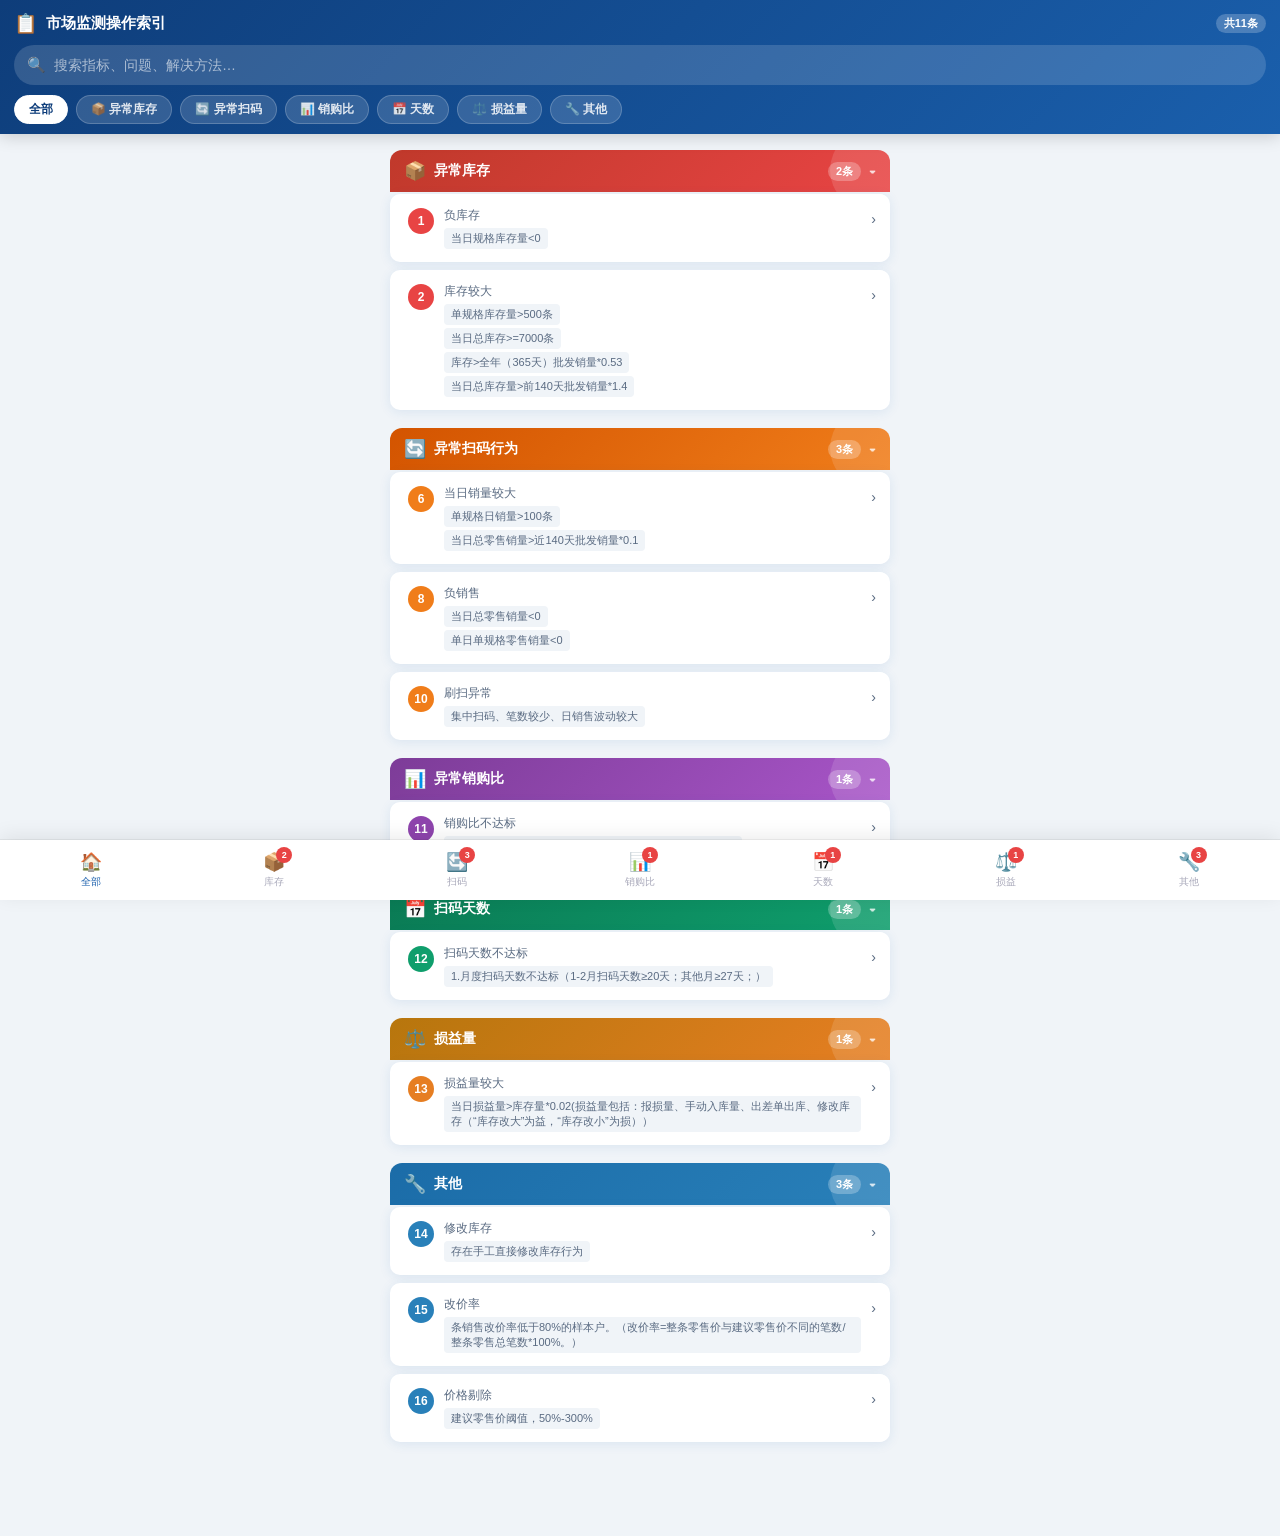
<file: issues.html>
<!DOCTYPE html>
<html lang="zh-CN">
<head>
<meta charset="UTF-8">
<meta name="viewport" content="width=device-width, initial-scale=1.0, maximum-scale=1.0, user-scalable=no">
<meta name="apple-mobile-web-app-capable" content="yes">
<meta name="apple-mobile-web-app-status-bar-style" content="default">
<title>市场监测操作索引</title>
<style>
:root {
    --primary: #1a5fac;
    --primary-light: #2d7dd2;
    --primary-dark: #0e3d7a;
    --cat1: #e84444;
    --cat2: #f07d1a;
    --cat3: #8e44ad;
    --cat4: #0f9e6c;
    --cat5: #e67e22;
    --cat6: #2980b9;
    --bg: #f0f4f8;
    --card: #ffffff;
    --text: #1a2940;
    --text2: #5a6b82;
    --border: #dde6f0;
    --highlight: #fff3a3;
    --radius: 12px;
    --shadow: 0 2px 12px rgba(26,95,172,0.10);
    --bottom-bar: 60px;
}
* { box-sizing: border-box; margin: 0; padding: 0; -webkit-tap-highlight-color: transparent; }
body { font-family: -apple-system, "PingFang SC", "Hiragino Sans GB", sans-serif; background: var(--bg); color: var(--text); min-height: 100vh; padding-bottom: calc(var(--bottom-bar) + env(safe-area-inset-bottom)); }
.top-bar { position: sticky; top: 0; z-index: 100; background: linear-gradient(135deg, var(--primary-dark) 0%, var(--primary) 100%); padding: 12px 14px 0; box-shadow: 0 2px 16px rgba(0,0,0,0.18); }
.top-title { display: flex; align-items: center; gap: 8px; color: #fff; font-size: 15px; font-weight: 700; margin-bottom: 10px; }
.top-title .icon { font-size: 19px; }
.top-title .count-badge { margin-left: auto; background: rgba(255,255,255,0.22); color: #fff; font-size: 11px; padding: 2px 8px; border-radius: 20px; }
.search-wrap { position: relative; margin-bottom: 10px; }
.search-input { width: 100%; height: 40px; border: none; border-radius: 20px; padding: 0 36px 0 40px; font-size: 14px; background: rgba(255,255,255,0.15); color: #fff; outline: none; transition: background 0.2s; }
.search-input::placeholder { color: rgba(255,255,255,0.6); }
.search-input:focus { background: rgba(255,255,255,0.25); }
.search-icon { position: absolute; left: 13px; top: 50%; transform: translateY(-50%); color: rgba(255,255,255,0.7); font-size: 15px; pointer-events: none; }
.search-clear { position: absolute; right: 12px; top: 50%; transform: translateY(-50%); color: rgba(255,255,255,0.7); font-size: 16px; cursor: pointer; width: 22px; height: 22px; display: none; align-items: center; justify-content: center; border-radius: 50%; background: rgba(255,255,255,0.15); }
.cat-scroll { display: flex; gap: 8px; overflow-x: auto; padding-bottom: 10px; -webkit-overflow-scrolling: touch; scrollbar-width: none; }
.cat-scroll::-webkit-scrollbar { display: none; }
.cat-chip { flex-shrink: 0; padding: 5px 14px; border-radius: 20px; font-size: 12px; font-weight: 600; cursor: pointer; background: rgba(255,255,255,0.15); color: rgba(255,255,255,0.85); border: 1.5px solid rgba(255,255,255,0.2); transition: all 0.2s; white-space: nowrap; }
.cat-chip.active { background: #fff; color: var(--primary-dark); border-color: #fff; }
.search-result-tip { text-align: center; padding: 10px 16px; font-size: 12px; color: var(--text2); display: none; }
.content { padding: 12px 14px; max-width: 540px; margin: 0 auto; }
.cat-section { margin-bottom: 18px; }
.cat-header { display: flex; align-items: center; gap: 8px; padding: 10px 14px; border-radius: var(--radius) var(--radius) 0 0; font-size: 14px; font-weight: 700; color: #fff; position: relative; overflow: hidden; cursor: pointer; user-select: none; }
.cat-header::before { content: ''; position: absolute; right: -20px; top: -20px; width: 80px; height: 80px; border-radius: 50%; background: rgba(255,255,255,0.12); }
.cat-header .cat-icon { font-size: 18px; }
.cat-header .cat-count { margin-left: auto; background: rgba(255,255,255,0.25); font-size: 11px; padding: 2px 8px; border-radius: 12px; }
.cat-header .cat-toggle { font-size: 13px; opacity: 0.8; transition: transform 0.25s; }
.cat-header.collapsed .cat-toggle { transform: rotate(-90deg); }
.cat-items { display: flex; flex-direction: column; gap: 8px; margin-top: 2px; }
.cat-items.collapsed { display: none; }
.item-card { background: var(--card); border-radius: 10px; box-shadow: var(--shadow); overflow: hidden; border-left: 4px solid transparent; animation: fadeUp 0.3s ease both; transition: box-shadow 0.2s; }
.item-card:active { box-shadow: 0 1px 4px rgba(0,0,0,0.10); }
.card-head { display: flex; align-items: flex-start; gap: 10px; padding: 13px 14px; cursor: pointer; user-select: none; }
.card-num { flex-shrink: 0; width: 26px; height: 26px; border-radius: 50%; display: flex; align-items: center; justify-content: center; font-size: 12px; font-weight: 700; color: #fff; margin-top: 1px; }
.card-title-wrap { flex: 1; min-width: 0; }
.card-indicator { font-size: 12px; color: var(--text2); margin-bottom: 3px; }
.card-title { font-size: 14px; font-weight: 700; color: var(--text); line-height: 1.4; }
.card-detail-label { display: inline-block; font-size: 11px; color: var(--text2); background: var(--bg); padding: 2px 7px; border-radius: 4px; margin-top: 4px; }
.detail-labels { display: flex; flex-direction: column; gap: 3px; margin-top: 4px; }
.detail-label { display: inline-block; font-size: 11px; color: var(--text2); background: var(--bg); padding: 3px 7px; border-radius: 4px; width: fit-content; }
.card-arrow { flex-shrink: 0; color: var(--text2); font-size: 14px; margin-top: 4px; transition: transform 0.25s; }
.card-head.open .card-arrow { transform: rotate(90deg); }
.card-body { overflow: hidden; max-height: 0; transition: max-height 0.35s ease; }
.card-body.open { max-height: 2500px; }
.card-body-inner { padding: 0 14px 14px; }
.tab-nav { display: flex; gap: 0; border-bottom: 2px solid var(--bg); margin-bottom: 12px; }
.tab-btn { flex: 1; padding: 8px 4px; font-size: 12px; font-weight: 600; color: var(--text2); background: none; border: none; cursor: pointer; border-bottom: 2.5px solid transparent; margin-bottom: -2px; transition: all 0.2s; text-align: center; }
.tab-btn.active { color: var(--primary); border-bottom-color: var(--primary); }
.tab-pane { display: none; }
.tab-pane.active { display: block; }
.content-text { font-size: 13.5px; line-height: 1.75; color: var(--text); white-space: pre-wrap; word-break: break-word; }
.content-text mark { background: var(--highlight); color: inherit; border-radius: 2px; padding: 0 1px; }
.step-list { margin: 0; padding: 0; list-style: none; }
.step-item { display: flex; gap: 8px; align-items: flex-start; padding: 6px 0; border-bottom: 1px dashed var(--border); }
.step-item:last-child { border-bottom: none; }
.step-dot { flex-shrink: 0; width: 20px; height: 20px; border-radius: 50%; font-size: 11px; font-weight: 700; color: #fff; display: flex; align-items: center; justify-content: center; margin-top: 2px; }
.step-text { font-size: 13.5px; line-height: 1.7; color: var(--text); flex: 1; white-space: pre-wrap; word-break: break-word; }
.empty-state { text-align: center; padding: 60px 20px; display: none; }
.empty-state.show { display: block; }
.empty-icon { font-size: 48px; margin-bottom: 12px; }
.empty-text { color: var(--text2); font-size: 14px; }
.bottom-bar { position: fixed; bottom: 0; left: 0; right: 0; z-index: 200; background: #fff; height: calc(var(--bottom-bar) + env(safe-area-inset-bottom)); box-shadow: 0 -1px 0 rgba(0,0,0,0.06), 0 -4px 20px rgba(0,0,0,0.08); display: flex; align-items: center; padding-bottom: env(safe-area-inset-bottom); }
.tab-item { flex: 1; display: flex; flex-direction: column; align-items: center; justify-content: center; gap: 2px; cursor: pointer; padding: 8px 1px; position: relative; transition: all 0.15s; }
.tab-item:active { transform: scale(0.92); }
.tab-item .t-icon { font-size: 18px; color: #aab; transition: all 0.2s; }
.tab-item .t-label { font-size: 10px; color: #aab; transition: all 0.2s; font-weight: 500; }
.tab-item.active .t-icon, .tab-item.active .t-label { color: var(--primary); }
.tab-badge { position: absolute; top: 4px; right: calc(50% - 18px); background: #e84444; color: #fff; font-size: 9px; font-weight: 700; min-width: 16px; height: 16px; border-radius: 8px; padding: 0 4px; display: flex; align-items: center; justify-content: center; }
.back-top { position: fixed; right: 16px; bottom: calc(var(--bottom-bar) + 12px + env(safe-area-inset-bottom)); width: 40px; height: 40px; border-radius: 50%; background: var(--primary); color: #fff; font-size: 18px; display: flex; align-items: center; justify-content: center; box-shadow: 0 4px 16px rgba(26,95,172,0.35); cursor: pointer; opacity: 0; pointer-events: none; transition: opacity 0.3s, transform 0.3s; transform: translateY(10px); z-index: 150; }
.back-top.show { opacity: 1; pointer-events: auto; transform: translateY(0); }
@keyframes fadeUp { from { opacity: 0; transform: translateY(12px); } to { opacity: 1; transform: translateY(0); } }
@media (min-width: 540px) { .content { padding: 16px 20px; } }

</style>
</head>
<body>

<div class="top-bar">
  <div class="top-title">
    <span class="icon">📋</span>
    市场监测操作索引
    <span class="count-badge" id="totalBadge">共11条指标</span>
  </div>
  <div class="search-wrap">
    <span class="search-icon">🔍</span>
    <input class="search-input" id="searchInput" type="text" placeholder="搜索指标、问题、解决方法…" autocomplete="off">
    <span class="search-clear" id="searchClear">✕</span>
  </div>
  <div class="cat-scroll" id="catChips">
    <span class="cat-chip active" data-cat="全部">全部</span>
    <span class="cat-chip" data-cat="异常库存">📦 异常库存</span>
    <span class="cat-chip" data-cat="异常扫码行为">🔄 异常扫码</span>
    <span class="cat-chip" data-cat="异常销购比">📊 销购比</span>
    <span class="cat-chip" data-cat="扫码天数">📅 天数</span>
    <span class="cat-chip" data-cat="损益量">⚖️ 损益量</span>
    <span class="cat-chip" data-cat="其他">🔧 其他</span>
  </div>
</div>

<div class="search-result-tip" id="searchTip"></div>

<div class="content" id="mainContent">

  <div class="cat-section" data-cat="异常库存">
    <div class="cat-header" style="background:linear-gradient(135deg, #c0392b, #e84444)" onclick="toggleCat(this)">
      <span class="cat-icon">📦</span>
      异常库存
      <span class="cat-count">2条</span>
      <span class="cat-toggle">▾</span>
    </div>
    <div class="cat-items" id="cat-异常库存">
      <div class="item-card" data-id="1" data-cat="异常库存">
        <div class="card-head" onclick="toggleCard(1, this)">
          <span class="card-num" style="background:#e84444">1</span>
          <div class="card-title-wrap">
            <div class="card-indicator">负库存</div>
            <div class="detail-labels"><span class="detail-label">当日规格库存量&lt;0</span></div>
          </div>
          <span class="card-arrow">›</span>
        </div>
        <div class="card-body" id="body-1">
          <div class="card-body-inner">
            <div class="tab-nav">
              <button class="tab-btn active" onmousedown="switchItemTab(1,0,this,event)">🔍 问题分析</button>
              <button class="tab-btn" onmousedown="switchItemTab(1,1,this,event)">✅ 解决方法</button>
              <button class="tab-btn" onmousedown="switchItemTab(1,2,this,event)">⚙️ 系统操作</button>
            </div>
            <div class="tab-pane active" id="tp-1-0"></div>
            <div class="tab-pane" id="tp-1-1"></div>
            <div class="tab-pane" id="tp-1-2"></div>
          </div>
        </div>
      </div>
      <div class="item-card" data-id="2" data-cat="异常库存">
        <div class="card-head" onclick="toggleCard(2, this)">
          <span class="card-num" style="background:#e84444">2</span>
          <div class="card-title-wrap">
            <div class="card-indicator">库存较大</div>
            <div class="detail-labels"><span class="detail-label">单规格库存量&gt;500条</span><span class="detail-label">当日总库存&gt;=7000条</span><span class="detail-label">库存&gt;全年（365天）批发销量*0.53</span><span class="detail-label">当日总库存量&gt;前140天批发销量*1.4</span></div>
          </div>
          <span class="card-arrow">›</span>
        </div>
        <div class="card-body" id="body-2">
          <div class="card-body-inner">
            <div class="tab-nav">
              <button class="tab-btn active" onmousedown="switchItemTab(2,0,this,event)">🔍 问题分析</button>
              <button class="tab-btn" onmousedown="switchItemTab(2,1,this,event)">✅ 解决方法</button>
              <button class="tab-btn" onmousedown="switchItemTab(2,2,this,event)">⚙️ 系统操作</button>
            </div>
            <div class="tab-pane active" id="tp-2-0"></div>
            <div class="tab-pane" id="tp-2-1"></div>
            <div class="tab-pane" id="tp-2-2"></div>
          </div>
        </div>
      </div>
    </div>
  </div>
  <div class="cat-section" data-cat="异常扫码行为">
    <div class="cat-header" style="background:linear-gradient(135deg, #d35400, #f07d1a)" onclick="toggleCat(this)">
      <span class="cat-icon">🔄</span>
      异常扫码行为
      <span class="cat-count">3条</span>
      <span class="cat-toggle">▾</span>
    </div>
    <div class="cat-items" id="cat-异常扫码行为">
      <div class="item-card" data-id="6" data-cat="异常扫码行为">
        <div class="card-head" onclick="toggleCard(6, this)">
          <span class="card-num" style="background:#f07d1a">6</span>
          <div class="card-title-wrap">
            <div class="card-indicator">当日销量较大</div>
            <div class="detail-labels"><span class="detail-label">单规格日销量&gt;100条</span><span class="detail-label">当日总零售销量&gt;近140天批发销量*0.1</span></div>
          </div>
          <span class="card-arrow">›</span>
        </div>
        <div class="card-body" id="body-6">
          <div class="card-body-inner">
            <div class="tab-nav">
              <button class="tab-btn active" onmousedown="switchItemTab(6,0,this,event)">🔍 问题分析</button>
              <button class="tab-btn" onmousedown="switchItemTab(6,1,this,event)">✅ 解决方法</button>
              <button class="tab-btn" onmousedown="switchItemTab(6,2,this,event)">⚙️ 系统操作</button>
            </div>
            <div class="tab-pane active" id="tp-6-0"></div>
            <div class="tab-pane" id="tp-6-1"></div>
            <div class="tab-pane" id="tp-6-2"></div>
          </div>
        </div>
      </div>
      <div class="item-card" data-id="8" data-cat="异常扫码行为">
        <div class="card-head" onclick="toggleCard(8, this)">
          <span class="card-num" style="background:#f07d1a">8</span>
          <div class="card-title-wrap">
            <div class="card-indicator">负销售</div>
            <div class="detail-labels"><span class="detail-label">当日总零售销量&lt;0</span><span class="detail-label">单日单规格零售销量&lt;0</span></div>
          </div>
          <span class="card-arrow">›</span>
        </div>
        <div class="card-body" id="body-8">
          <div class="card-body-inner">
            <div class="tab-nav">
              <button class="tab-btn active" onmousedown="switchItemTab(8,0,this,event)">🔍 问题分析</button>
              <button class="tab-btn" onmousedown="switchItemTab(8,1,this,event)">✅ 解决方法</button>
              <button class="tab-btn" onmousedown="switchItemTab(8,2,this,event)">⚙️ 系统操作</button>
            </div>
            <div class="tab-pane active" id="tp-8-0"></div>
            <div class="tab-pane" id="tp-8-1"></div>
            <div class="tab-pane" id="tp-8-2"></div>
          </div>
        </div>
      </div>
      <div class="item-card" data-id="10" data-cat="异常扫码行为">
        <div class="card-head" onclick="toggleCard(10, this)">
          <span class="card-num" style="background:#f07d1a">10</span>
          <div class="card-title-wrap">
            <div class="card-indicator">刷扫异常</div>
            <div class="detail-labels"><span class="detail-label">集中扫码、笔数较少、日销售波动较大</span></div>
          </div>
          <span class="card-arrow">›</span>
        </div>
        <div class="card-body" id="body-10">
          <div class="card-body-inner">
            <div class="tab-nav">
              <button class="tab-btn active" onmousedown="switchItemTab(10,0,this,event)">🔍 问题分析</button>
              <button class="tab-btn" onmousedown="switchItemTab(10,1,this,event)">✅ 解决方法</button>
              <button class="tab-btn" onmousedown="switchItemTab(10,2,this,event)">⚙️ 系统操作</button>
            </div>
            <div class="tab-pane active" id="tp-10-0"></div>
            <div class="tab-pane" id="tp-10-1"></div>
            <div class="tab-pane" id="tp-10-2"></div>
          </div>
        </div>
      </div>
    </div>
  </div>
  <div class="cat-section" data-cat="异常销购比">
    <div class="cat-header" style="background:linear-gradient(135deg, #7d3c98, #a855c8)" onclick="toggleCat(this)">
      <span class="cat-icon">📊</span>
      异常销购比
      <span class="cat-count">1条</span>
      <span class="cat-toggle">▾</span>
    </div>
    <div class="cat-items" id="cat-异常销购比">
      <div class="item-card" data-id="11" data-cat="异常销购比">
        <div class="card-head" onclick="toggleCard(11, this)">
          <span class="card-num" style="background:#8e44ad">11</span>
          <div class="card-title-wrap">
            <div class="card-indicator">销购比不达标</div>
            <div class="detail-labels"><span class="detail-label">销购比明显过高或过低（销购比前140天正常区间0.8-1.2）</span></div>
          </div>
          <span class="card-arrow">›</span>
        </div>
        <div class="card-body" id="body-11">
          <div class="card-body-inner">
            <div class="tab-nav">
              <button class="tab-btn active" onmousedown="switchItemTab(11,0,this,event)">🔍 问题分析</button>
              <button class="tab-btn" onmousedown="switchItemTab(11,1,this,event)">✅ 解决方法</button>
              <button class="tab-btn" onmousedown="switchItemTab(11,2,this,event)">⚙️ 系统操作</button>
            </div>
            <div class="tab-pane active" id="tp-11-0"></div>
            <div class="tab-pane" id="tp-11-1"></div>
            <div class="tab-pane" id="tp-11-2"></div>
          </div>
        </div>
      </div>
    </div>
  </div>
  <div class="cat-section" data-cat="扫码天数">
    <div class="cat-header" style="background:linear-gradient(135deg, #0a7a54, #0f9e6c)" onclick="toggleCat(this)">
      <span class="cat-icon">📅</span>
      扫码天数
      <span class="cat-count">1条</span>
      <span class="cat-toggle">▾</span>
    </div>
    <div class="cat-items" id="cat-扫码天数">
      <div class="item-card" data-id="12" data-cat="扫码天数">
        <div class="card-head" onclick="toggleCard(12, this)">
          <span class="card-num" style="background:#0f9e6c">12</span>
          <div class="card-title-wrap">
            <div class="card-indicator">扫码天数不达标</div>
            <div class="detail-labels"><span class="detail-label">1.月度扫码天数不达标（1-2月扫码天数≥20天；其他月≥27天；）</span></div>
          </div>
          <span class="card-arrow">›</span>
        </div>
        <div class="card-body" id="body-12">
          <div class="card-body-inner">
            <div class="tab-nav">
              <button class="tab-btn active" onmousedown="switchItemTab(12,0,this,event)">🔍 问题分析</button>
              <button class="tab-btn" onmousedown="switchItemTab(12,1,this,event)">✅ 解决方法</button>
              <button class="tab-btn" onmousedown="switchItemTab(12,2,this,event)">⚙️ 系统操作</button>
            </div>
            <div class="tab-pane active" id="tp-12-0"></div>
            <div class="tab-pane" id="tp-12-1"></div>
            <div class="tab-pane" id="tp-12-2"></div>
          </div>
        </div>
      </div>
    </div>
  </div>
  <div class="cat-section" data-cat="损益量">
    <div class="cat-header" style="background:linear-gradient(135deg, #b7760d, #e67e22)" onclick="toggleCat(this)">
      <span class="cat-icon">⚖️</span>
      损益量
      <span class="cat-count">1条</span>
      <span class="cat-toggle">▾</span>
    </div>
    <div class="cat-items" id="cat-损益量">
      <div class="item-card" data-id="13" data-cat="损益量">
        <div class="card-head" onclick="toggleCard(13, this)">
          <span class="card-num" style="background:#e67e22">13</span>
          <div class="card-title-wrap">
            <div class="card-indicator">损益量较大</div>
            <div class="detail-labels"><span class="detail-label">当日损益量&gt;库存量*0.02(损益量包括：报损量、手动入库量、出差单出库、修改库存（“库存改大”为益，“库存改小”为损））</span></div>
          </div>
          <span class="card-arrow">›</span>
        </div>
        <div class="card-body" id="body-13">
          <div class="card-body-inner">
            <div class="tab-nav">
              <button class="tab-btn active" onmousedown="switchItemTab(13,0,this,event)">🔍 问题分析</button>
              <button class="tab-btn" onmousedown="switchItemTab(13,1,this,event)">✅ 解决方法</button>
              <button class="tab-btn" onmousedown="switchItemTab(13,2,this,event)">⚙️ 系统操作</button>
            </div>
            <div class="tab-pane active" id="tp-13-0"></div>
            <div class="tab-pane" id="tp-13-1"></div>
            <div class="tab-pane" id="tp-13-2"></div>
          </div>
        </div>
      </div>
    </div>
  </div>
  <div class="cat-section" data-cat="其他">
    <div class="cat-header" style="background:linear-gradient(135deg, #1b6ca8, #2980b9)" onclick="toggleCat(this)">
      <span class="cat-icon">🔧</span>
      其他
      <span class="cat-count">3条</span>
      <span class="cat-toggle">▾</span>
    </div>
    <div class="cat-items" id="cat-其他">
      <div class="item-card" data-id="14" data-cat="其他">
        <div class="card-head" onclick="toggleCard(14, this)">
          <span class="card-num" style="background:#2980b9">14</span>
          <div class="card-title-wrap">
            <div class="card-indicator">修改库存</div>
            <div class="detail-labels"><span class="detail-label">存在手工直接修改库存行为</span></div>
          </div>
          <span class="card-arrow">›</span>
        </div>
        <div class="card-body" id="body-14">
          <div class="card-body-inner">
            <div class="tab-nav">
              <button class="tab-btn active" onmousedown="switchItemTab(14,0,this,event)">🔍 问题分析</button>
              <button class="tab-btn" onmousedown="switchItemTab(14,1,this,event)">✅ 解决方法</button>
              <button class="tab-btn" onmousedown="switchItemTab(14,2,this,event)">⚙️ 系统操作</button>
            </div>
            <div class="tab-pane active" id="tp-14-0"></div>
            <div class="tab-pane" id="tp-14-1"></div>
            <div class="tab-pane" id="tp-14-2"></div>
          </div>
        </div>
      </div>
      <div class="item-card" data-id="15" data-cat="其他">
        <div class="card-head" onclick="toggleCard(15, this)">
          <span class="card-num" style="background:#2980b9">15</span>
          <div class="card-title-wrap">
            <div class="card-indicator">改价率</div>
            <div class="detail-labels"><span class="detail-label">条销售改价率低于80%的样本户。（改价率=整条零售价与建议零售价不同的笔数/整条零售总笔数*100%。）</span></div>
          </div>
          <span class="card-arrow">›</span>
        </div>
        <div class="card-body" id="body-15">
          <div class="card-body-inner">
            <div class="tab-nav">
              <button class="tab-btn active" onmousedown="switchItemTab(15,0,this,event)">🔍 问题分析</button>
              <button class="tab-btn" onmousedown="switchItemTab(15,1,this,event)">✅ 解决方法</button>
              <button class="tab-btn" onmousedown="switchItemTab(15,2,this,event)">⚙️ 系统操作</button>
            </div>
            <div class="tab-pane active" id="tp-15-0"></div>
            <div class="tab-pane" id="tp-15-1"></div>
            <div class="tab-pane" id="tp-15-2"></div>
          </div>
        </div>
      </div>
      <div class="item-card" data-id="16" data-cat="其他">
        <div class="card-head" onclick="toggleCard(16, this)">
          <span class="card-num" style="background:#2980b9">16</span>
          <div class="card-title-wrap">
            <div class="card-indicator">价格剔除</div>
            <div class="detail-labels"><span class="detail-label">建议零售价阈值，50%-300%</span></div>
          </div>
          <span class="card-arrow">›</span>
        </div>
        <div class="card-body" id="body-16">
          <div class="card-body-inner">
            <div class="tab-nav">
              <button class="tab-btn active" onmousedown="switchItemTab(16,0,this,event)">🔍 问题分析</button>
              <button class="tab-btn" onmousedown="switchItemTab(16,1,this,event)">✅ 解决方法</button>
              <button class="tab-btn" onmousedown="switchItemTab(16,2,this,event)">⚙️ 系统操作</button>
            </div>
            <div class="tab-pane active" id="tp-16-0"></div>
            <div class="tab-pane" id="tp-16-1"></div>
            <div class="tab-pane" id="tp-16-2"></div>
          </div>
        </div>
      </div>
    </div>
  </div>
  <div class="empty-state" id="emptyState">
    <div class="empty-icon">🔍</div>
    <div class="empty-text">没有找到相关内容<br>试试其他关键词</div>
  </div>
</div>


<div class="bottom-bar">
  <div class="tab-item active" data-tab="全部" onclick="switchTab('全部',event)">
    <span class="t-icon">🏠</span><span class="t-label">全部</span>
  </div>
  <div class="tab-item" data-tab="异常库存" onclick="switchTab('异常库存',event)">
    <span class="t-icon">📦</span><span class="t-label">库存</span>
    <span class="tab-badge">2</span>
  </div>
  <div class="tab-item" data-tab="异常扫码行为" onclick="switchTab('异常扫码行为',event)">
    <span class="t-icon">🔄</span><span class="t-label">扫码</span>
    <span class="tab-badge">3</span>
  </div>
  <div class="tab-item" data-tab="异常销购比" onclick="switchTab('异常销购比',event)">
    <span class="t-icon">📊</span><span class="t-label">销购比</span>
    <span class="tab-badge">1</span>
  </div>
  <div class="tab-item" data-tab="扫码天数" onclick="switchTab('扫码天数',event)">
    <span class="t-icon">📅</span><span class="t-label">天数</span>
    <span class="tab-badge">1</span>
  </div>
  <div class="tab-item" data-tab="损益量" onclick="switchTab('损益量',event)">
    <span class="t-icon">⚖️</span><span class="t-label">损益</span>
    <span class="tab-badge">1</span>
  </div>
  <div class="tab-item" data-tab="其他" onclick="switchTab('其他',event)">
    <span class="t-icon">🔧</span><span class="t-label">其他</span>
    <span class="tab-badge">3</span>
  </div>
</div>
<div class="back-top" id="backTop" onclick="window.scrollTo({top:0,behavior:'smooth'})">↑</div>


<script>
const DATA = [{"id": 1, "cat": "异常库存", "indicator": "负库存", "detail_labels": ["当日规格库存量<0"], "analysis": "1、本质原因：系统库存<实际库存，销售时出现负库存。\n2、具体诱因：\n①客户扫码销售乱渠道卷烟。\n②客户未养成卷烟每卖必扫习惯，少扫/漏扫导致系统库存虚高。\n③系统异常造成流水未同步、异常单未处理，库存数据更新错误。", "solution": "1、核心引导：引导客户养成真实扫码、每日盘库的规范行为，从源头规避库存异常。\n2、规范动作：\n①严禁客户扫码销售乱渠道卷烟。\n②引导客户每日闭店前核对库存，出现偏差及时规范调整。\n③出现系统异常，及时联系客户经理报备，不得私自调整。", "operation": "1、负库存数量较小，核验该规格实际库存数量后，通过盘库或者退货对库存数量偏差进行调整。\n2、负库存数量较大，核验该规格实际库存数量后，向营销中心报备，按规范流程制定调整放那，严禁私自修改库存。（此类客户近期不宜作为样本户）"}, {"id": 2, "cat": "异常库存", "indicator": "库存较大", "detail_labels": ["单规格库存量>500条", "当日总库存>=7000条", "库存>全年（365天）批发销量*0.53", "当日总库存量>前140天批发销量*1.4"], "analysis": "1、本质原因：系统库存与实际动销严重不匹配，导致库存异常偏高。\n2、具体诱因：\n①客户未养成每卖必扫习惯，少扫/漏扫导致系统库存逐日累计虚高。\n②客户修改库存，虚增库存量。\n③客户实际动销能力不足，进货量远超销量。", "solution": "1、核心引导：引导客户养成真实扫码、每日盘库的规范行为，从源头规避库存异常；加强动销能力。\n2、规范动作：\n①引导客户每日闭店前核对库存，出现偏差及时规范调整，严禁直接修改库存。\n②指导客户开展促销下柜，降低库存。\n③动销较慢且短期内无法提升的客户，可认定为不具备代表性，建议进行样本户替换处理，待日后销售具备代表性时再申请进入。", "operation": "1、核验实际库存，针对不同情况采取不同方法。\n①系统库存略大于实际库存（偏差＜10条），可通过“销售”调整，要留意销购比的波动。\n②系统库存明显大于实际库存（偏差≥10条），可向营销中心报备完整销售计划，每日销量要科学、合理，避免引发其他通报。（如影响周期太长，且系统无限制，可先暂退样本户）\n\n2、补销售注意事项：\n建议分时段补销售，同一个订单不要超过3个规格，且3个规格的价差最好控制在5元/包以内。\n \n3、样本户替换流程：\n①样本户已注销或即将注销或其他紧急事项：第一时间向营销中心提交退出申请后，在国家局信息系统进行样本户退出。待新替换样本户数据确认上传国家局无误后再进行新增样本户处理。\n②样本户正常退出、替换：向营销中心提交替换申请后，次日与海晟融创确认新样本户数据已上传国家局无误后方可进行替换处理。"}, {"id": 6, "cat": "异常扫码行为", "indicator": "当日销量较大", "detail_labels": ["单规格日销量>100条", "当日总零售销量>近140天批发销量*0.1"], "analysis": "1、本质原因：单日销量与实际经营能力不匹配，出现异常峰值。\n2、具体诱因：\n①客户前期未扫码销售卷烟集中在单日销售，导致销量突增。\n②系统库存远高于实际库存，客户通过销售调整库存偏差。\n③为提升销购比，虚增销量。\n④宴席、商务等真实合规场景，导致当日销量突增。", "solution": "1、核心引导：引导客户养成真实扫码的规范经营行为，从源头规避销量异常。\n2、规范动作：\n①引导客户真实扫码、实卖实销、严禁前期不扫码、后期集中补单；\n②严禁客户为提升销购比、调整库存，虚增扫码销量；\n③通过流水数据分析、客户沟通等方式核实订单真实性。如客户存在不规范行为，客户经理须及时引导。如遇大笔订单，可拆单分天销售。\n3、若客户经常出现明显销售波动情况或动销较差，可认定为不具备代表性，建议进行退出或替换处理，待日后销售具备代表性时再申请进入。", "operation": "1、销量异常偏大处理方法：\n①如果当日销售真实，先退货，再分天分单销售。\n②如果当日销售不真实，采取“退货”处理。\n注：如果该客户同样存在库存偏差情况，请按照库存调整方法进一步处理。\n2、样本户替换流程：\n①样本户已注销或即将注销或其他紧急事项：分公司向营销中心提交退出申请后，在国家局信息系统进行样本户退出。待新替换样本户数据确认上传国家局无误后再进行新增样本户处理。\n②样本户正常退出、替换：分公司向营销中心提交替换申请后，次日与海晟融创确认新样本户数据已上传国家局无误后方可进行替换处理。"}, {"id": 8, "cat": "异常扫码行为", "indicator": "负销售", "detail_labels": ["当日总零售销量<0", "单日单规格零售销量<0"], "analysis": "1、本质原因：盘盈（退货、入库）＞当日销量，导致当日总销量＜0.\n2、具体诱因：\n①操作非当日订单退货，且退货量＞销量。\n②为调整库存偏差，客户通过盘库增加库存，且增加量＞销量；\n③客户将乱渠道卷烟进行入库操作造成。（入库卷烟量＞当日总销量）", "solution": "1、核心引导：引导客户养成真实扫码、规范退货的经营行为，从源头规避负销售异常；\n2、规范动作：\n①指导客户“退货”尽量做到当日订单当日退，非当日订单须咨询客户经理后再操作。\n②引导客户真实扫码，每日盘库。\n③严禁客户扫码销售乱渠道卷烟。", "operation": "1、当日总零售销量＜0处理方法：\n①补销量＞偏差值（偏差值=退货量-当日销量）\n\n2、退货单处理方法：\n①当日订单当日退：按系统正常退货流程操作。\n②非当日订单退货：先核验当日销量是否大于退货量，且单规格销量大于单规格退货量，如果都满足，正常退货。否则向营销中心报备后再制定处理方案。\n3、样本户替换流程：\n①样本户已注销或即将注销或其他紧急事项：向营销中心提交退出申请后，在国家局信息系统进行样本户退出。待新替换样本户数据确认上传国家局无误后再进行新增样本户处理。\n②样本户正常退出、替换：向营销中心提交替换申请后，次日与海晟融创确认新样本户数据已上传国家局无误后方可进行替换处理。"}, {"id": 10, "cat": "异常扫码行为", "indicator": "刷扫异常", "detail_labels": ["集中扫码、笔数较少、日销售波动较大"], "analysis": "1、本质原因：客户扫码销售行为与实际经营行为不匹配，存在虚假扫码、集中刷扫的嫌疑。\n2、具体诱因：\n①客户未养成每卖必扫的行为，当日销售集中在某时间段刷扫，导致销售波动异常；\n②客户为实现销购比达标，虚假刷扫、虚增销售笔数。", "solution": "1、核心引导：引导客户养成真实扫码的规范经营行为，从源头规避刷扫异常。\n2、规范动作：\n①引导客户“实卖实销、一笔一单”，严禁集中扫码，如客户整改不到位应劝退新零售业务，并及时进行样本户的退出、替换处理。\n②如果客户在正常经营情况下，笔数较少问题短期内无法改善，可认定为不具备代表性，建议进行样本户替换处理，待日后销售具备代表性时再申请进入。", "operation": "1、刷扫异常系统处理方法：\n①“笔数太少”处理方法：适当增加笔数，仅限当日处理。\n②“集中扫码”处理方法：先“退货”，再分时段销售，\n根据实际情况灵活制定方案，如有必要报备营销中心再处理。\n2、样本户替换流程：\n①样本户正常退出、替换：向营销中心提交替换申请后，次日与海晟融创确认新样本户数据已上传国家局无误后方可进行替换处理。"}, {"id": 11, "cat": "异常销购比", "indicator": "销购比不达标", "detail_labels": ["销购比明显过高或过低（销购比前140天正常区间0.8-1.2）"], "analysis": "1、本质原因：客户扫码销量与进货量严重不匹配，销购比偏离合理经营区间。\n2、具体诱因：\n①未养成每卖必扫的习惯，存在少扫、漏扫，导致销购比过低。\n②实际动销偏弱，销购比偏低。\n③将乱渠道卷烟入库扫码销售，导致销购比过高。\n④因节假日放假或不可控事由导致暂时闭店引发销购比偏低。\n⑤140天内对库存进行过大规模调整的新进样本户，导致销购比明显异常。\n⑥货源策略突然收紧或宽松，导致销购比异常。\n⑦每天盯着销购比随意调整销售节奏，导致销购比异常。", "solution": "1、核心引导：引导客户养成真实扫码的规范经营行为，忘记销购比的存在。\n2、规范动作：\n①正面引导客户养成真实扫码、实卖实销、日常库存盘点的规范行为。\n②指导客户开展促销下柜，降低库存。如短期内无法提升的，可认定为不具备代表性样本户，建议立即进行样本户替换处理。\n③严禁客户将乱渠道卷烟入库扫码销售。\n④如客户有事闭店超过三天的，可以向客户经理报备，国家局系统进行临时退出处理（新规范下不允许，待系统验证）。如客户长期暂停营业，可提前报备客户经理，营销中心及时进行样本户替换处理。\n⑤在大规模调整库存的140天内不要申请成为样本户。\n⑥策略更宽松，就开展促销提升销量；策略收紧，可应急补货。情况较特殊，须根据实际情况再制定针对性策略。\n⑦如客户有意愿配合，正面引导客户养成真实扫码、实卖实销、日常库存盘点的规范行为。同时，如库存偏差较大，可申请退出样本户后再校准库存。如客户无意愿，尽快进行样本户替换处理。", "operation": "1、销购比不达标系统处理方法：\n①销购比过低样本户：先样本户退出，再通过交易流水、实地盘库方式确认样本户是否真实扫码。若样本户存在不规范扫码行为，应引导客户正确、规范使用新零售设备；若样本户为真实扫码，可引导客户促销下柜以提升销购比。如下柜效果不明显，只能视为不具备代表性，及时退出或替换。        \n②销购比过高样本户：先退出样本户处理， 通过询问客户、查看客户修改库存记录、手工入库记录、实地盘库等方式确认客户是否存在非渠道卷烟进行扫码销售，并短期内进行整改；若样本户确为真实扫码，引导客户可适当加大卷烟订购量，若客户不同意，只能视为不具有代表性及时进行替换。\n2、样本户替换流程：\n①样本户正常退出、替换：向营销中心提交替换申请后，次日与海晟融创确认新样本户数据已上传国家局无误后方可进行替换处理。\n3、建议：为降低异常销购比剔除通报，建议挑选销购比值在0.85至1.15范围内的后备样本户成为样本户。"}, {"id": 12, "cat": "扫码天数", "indicator": "扫码天数不达标", "detail_labels": ["1.月度扫码天数不达标（1-2月扫码天数≥20天；其他月≥27天；）"], "analysis": "1、本质原因：客户经营现状相较多数客户偏弱，不具备代表性。\n2、具体诱因：\n①客户有事闭店。\n②客户长期暂停营业或注销。\n③客户E福通使用意愿不强，存在卷烟未扫码销售的行为。\n④退货量或入库量＞销量，导致当日销量≤0.", "solution": "1、核心引导：引导客户养成真实扫码、实卖实销的规范经营行为，从源头规避扫码天数不达标异常。\n2、规范动作：\n①客户有事闭店超过三天的，可以向客户经理报备，国家局系统进行临时退出处理（新规范下不允许，待系统验证）。如客户长期暂停营业，可提前报备客户经理，营销中心及时进行样本户替换处理。\n②如客户使用意愿不强，尽快进行样本户替换。", "operation": "1、扫码天数不达标系统处理方法：\n①如能在当日发现，应及时做好客户补刷提醒，避免客户漏刷情况发生。\n2、样本户替换流程：\n1、样本户已注销或即将注销或其他紧急事项：向营销中心提交退出申请后，在国家局信息系统进行样本户退出。待新替换样本户数据确认上传国家局无误后再进行新增样本户处理。\n2、样本户正常退出、替换：向营销中心提交替换申请后，次日与海晟融创确认新样本户数据已上传国家局无误后方可进行替换处理。"}, {"id": 13, "cat": "损益量", "indicator": "损益量较大", "detail_labels": ["当日损益量>库存量*0.02(损益量包括：报损量、手动入库量、出差单出库、修改库存（“库存改大”为益，“库存改小”为损））"], "analysis": "1、本质原因：系统库存与实际库存出现严重偏差，损益量绝对值超出合理经营范围，\n2、具体诱因：\n①客户未养成每卖必扫的行为，存在少扫、漏扫，通过报损、直接修改库或出库存出库操作。\n②客户将非渠道卷烟入库并扫码销售。", "solution": "1、核心引导：引导客户养成真实扫码、实卖实销，每日库存盘点的规范经营行为，确保系统库存与实际库存完全匹配，从源头规避库存损益量异常。\n2、规范动作：\n①引导客户做到真实扫码、实卖实销，严禁少扫 / 漏扫、错扫，确保每一笔扫码销售都与实际交易完全一致，避免库存偏差累积。\n②严禁客户入库非渠道卷烟及扫码销售。", "operation": "1、损益量较大系统处理方法：\n仅一个方法：对冲。越早处理，影响越小。可向营销中心报备后再处理。"}, {"id": 14, "cat": "其他", "indicator": "修改库存", "detail_labels": ["存在手工直接修改库存行为"], "analysis": "1、本质原因：客户未按规范流程调整库存。\n2、具体诱因：\n①客户未养成每卖必扫的习惯，存在少扫、漏扫，为调整库存偏差，修改库存。\n②客户扫码销售乱渠道卷烟，为调整库存偏差，修改库存。\n③通过改库存、虚增流水实现销购比达标。\n④因改价格误操作修改库存。", "solution": "1、核心引导：引导客户养成真实扫码、实卖实销、每日库存盘点的规范经营行为，严禁私自修改库存；\n2、规范动作：\n①引导客户每日闭店前核对库存，出现偏差优先通过销售/红冲操作调整，严禁直接修改库存；\n②正面引导客户禁止将乱渠道卷烟入库销售。\n③严禁客户为实现销购比带包、调整库存，虚增扫码销量；\n④做好客户修改价格的培训工作。", "operation": "1、库存偏差系统处理方法：\n①库存偏差较小的，核验该规格实际库存数量后，应通过“销售”、“红冲”等规范操作对库存数量偏差进行调整。\n②库存偏差数量较大的，核验该规格实际库存数量后，向市局营销中心报备后通过直接修改库存的操作对库存数量偏差进行调整。（此类客户近期不宜选为样本户）"}, {"id": 15, "cat": "其他", "indicator": "改价率", "detail_labels": ["条销售改价率低于80%的样本户。（改价率=整条零售价与建议零售价不同的笔数/整条零售总笔数*100%。）"], "analysis": "1、本质原因：客户未按实际成交价格修改系统零售价，导致改价笔数占比不达标。\n2、具体诱因\n①客户配合意愿低，未按照要求校准价格。\n②成交价格真实，属极小的个体。", "solution": "1、核心引导：引导客户养成真实扫码、实卖实销、按实际成交价格改价的规范经营行为，从源头规避改价率异常；\n2、规范动作：\n①引导客户将所有上架卷烟全调整为真实销售的价格。\n②客户真实改价率较低，可判定为不具备代表性，建议进行替换。", "operation": "1、系统改价率偏低系统处理方法：\n①如成交价非真实成交价，在当日发现，可先做退货处理，修改价格后再重新交易。\n2、样本户替换流程：\n①样本户正常退出、替换：向营销中心提交替换申请后，次日与海晟融创确认新样本户数据已上传国家局无误后方可进行替换处理。"}, {"id": 16, "cat": "其他", "indicator": "价格剔除", "detail_labels": ["建议零售价阈值，50%-300%"], "analysis": "1、本质原因：客户扫码销售的订单价格与建议零售价偏差过大，导致数据被剔除。\n2、具体诱因：\n①客户改价操作失误，未按实际成交价格修改零售价，导致价格超出阈值；（即使事后采取退货补救，数据也会上传国家局）\n②客户使用线上线下组合支付方式，系统仅统计线上支付金额，导致价格统计异常，超出阈值；", "solution": "1、核心引导：引导客户养成真实扫码、按实际成交价格改价的规范经营行为，从源头规避价格剔除异常；\n2、规范动作：\n①引导客户熟练掌握系统改价操作，并将所有上架卷烟调整为实际销售价格，避免改价操作失误。\n②优先使用 E 福通完成全金额交易，避免线上线下组合支付方式，防止价格统计异常；", "operation": "①暂未发现有效补救措施（退货行不通）。将所有上架卷烟全调整为真实销售的价格。"}];

function escHtml(s) {
  return s.replace(/&/g,'&amp;').replace(/</g,'&lt;').replace(/>/g,'&gt;');
}
function highlightText(text, kw) {
  if (!kw) return escHtml(text);
  try {
    const escaped = kw.replace(/[.*+?^${}()|[\]\\]/g, '\\$&');
    return escHtml(text).replace(new RegExp(escaped, 'gi'), m => '<mark>' + m + '</mark>');
  } catch(e) { return escHtml(text); }
}
function splitToSteps(text) {
  const lines = text.trim().split('\n');
  const steps = [];
  let cur = '';
  for (const line of lines) {
    const t = line.trim();
    if (!t) continue;
    if (/^(\d+[、.．]|[①②③④⑤⑥⑦⑧⑨]|注[：:]|\d+[）\)])/.test(t)) {
      if (cur) steps.push(cur);
      cur = t;
    } else {
      cur += (cur ? '\n' + t : t);
    }
  }
  if (cur) steps.push(cur);
  return steps;
}
function renderContent(text, kw) {
  const steps = splitToSteps(text);
  if (!steps || steps.length <= 1) {
    return '<div class="content-text">' + highlightText(text, kw) + '</div>';
  }
  let h = '<ul class="step-list">';
  steps.forEach((s, i) => {
    h += '<li class="step-item"><span class="step-dot">' + (i+1) + '</span><span class="step-text">' + highlightText(s, kw) + '</span></li>';
  });
  h += '</ul>';
  return h;
}

function filterData() {
  let d = DATA;
  if (currentCat !== '全部') d = d.filter(x => x.cat === currentCat);
  if (currentKw) {
    const kw = currentKw.toLowerCase();
    d = d.filter(x =>
      x.indicator.toLowerCase().includes(kw) ||
      x.detail_labels.some(l => l.toLowerCase().includes(kw)) ||
      x.analysis.toLowerCase().includes(kw) ||
      x.solution.toLowerCase().includes(kw) ||
      x.operation.toLowerCase().includes(kw) ||
      x.cat.toLowerCase().includes(kw) ||
      String(x.id).includes(kw)
    );
  }
  return d;
}

function doRender() {
  const d = filterData();
  const cats = [...new Set(d.map(x => x.cat))];
  document.querySelectorAll('.cat-section').forEach(sec => {
    const cat = sec.dataset.cat;
    if (cats.includes(cat)) {
      sec.style.display = '';
      const container = sec.querySelector('.cat-items');
      if (container) {
        container.querySelectorAll('.item-card').forEach(card => {
          const id = parseInt(card.dataset.id);
          card.style.display = d.some(x => x.id === id) ? '' : 'none';
        });
      }
    } else {
      sec.style.display = 'none';
    }
  });

  d.forEach(item => {
    ['analysis','solution','operation'].forEach((key, ti) => {
      const pane = document.getElementById('tp-' + item.id + '-' + ti);
      if (pane && !pane.dataset.rendered) {
        pane.innerHTML = renderContent(item[key], currentKw);
        pane.dataset.rendered = '1';
      }
    });
  });

  const empty = document.getElementById('emptyState');
  if (d.length === 0 && currentKw) {
    empty.classList.add('show');
  } else {
    empty.classList.remove('show');
  }

  document.getElementById('totalBadge').textContent = currentKw ? '找到' + d.length + '条' : '共' + DATA.length + '条';

  const tip = document.getElementById('searchTip');
  if (currentKw) {
    tip.style.display = 'block';
    tip.textContent = '搜索"' + currentKw + '"，找到 ' + d.length + ' 条结果';
  } else {
    tip.style.display = 'none';
  }
}

let currentCat = '全部';
let currentKw = '';
const searchInput = document.getElementById('searchInput');
const searchClear = document.getElementById('searchClear');
searchInput.addEventListener('input', function() {
  currentKw = this.value.trim();
  searchClear.style.display = currentKw ? 'flex' : 'none';
  document.querySelectorAll('.tab-pane').forEach(p => delete p.dataset.rendered);
  doRender();
});
searchClear.addEventListener('click', function() {
  searchInput.value = '';
  currentKw = '';
  this.style.display = 'none';
  document.querySelectorAll('.tab-pane').forEach(p => delete p.dataset.rendered);
  doRender();
  searchInput.focus();
});

document.getElementById('catChips').addEventListener('click', function(e) {
  const chip = e.target.closest('.cat-chip');
  if (!chip) return;
  document.querySelectorAll('.cat-chip').forEach(c => c.classList.remove('active'));
  chip.classList.add('active');
  currentCat = chip.dataset.cat;
  document.querySelectorAll('.tab-item').forEach(t => t.classList.remove('active'));
  const tb = document.querySelector('.tab-item[data-tab="' + currentCat + '"]');
  if (tb) tb.classList.add('active');
  document.querySelectorAll('.tab-pane').forEach(p => delete p.dataset.rendered);
  doRender();
  window.scrollTo({ top:0, behavior:'smooth' });
});

function toggleCat(header) {
  const items = header.nextElementSibling;
  items.classList.toggle('collapsed');
  header.classList.toggle('collapsed');
}

const openCards = new Set();
function toggleCard(id, headEl) {
  const body = document.getElementById('body-' + id);
  if (!headEl) headEl = body ? body.previousElementSibling : null;
  if (!body) return;
  if (openCards.has(id)) {
    openCards.delete(id);
    body.classList.remove('open');
    if (headEl) headEl.classList.remove('open');
  } else {
    openCards.add(id);
    body.classList.add('open');
    if (headEl) headEl.classList.add('open');
    const item = DATA.find(x => x.id === id);
    if (item) {
      ['analysis','solution','operation'].forEach((key, ti) => {
        const pane = document.getElementById('tp-' + id + '-' + ti);
        if (pane && !pane.dataset.rendered) {
          pane.innerHTML = renderContent(item[key], currentKw);
          pane.dataset.rendered = '1';
        }
      });
    }
    setTimeout(() => headEl && headEl.scrollIntoView({ behavior:'smooth', block:'nearest' }), 50);
  }
}

function switchItemTab(id, tabIdx, btn, evt) {
  if (evt) evt.stopPropagation();
  const card = btn.closest('.item-card');
  if (!card) return;
  card.querySelectorAll('.tab-btn').forEach(b => b.classList.remove('active'));
  btn.classList.add('active');
  card.querySelectorAll('.tab-pane').forEach((p, i) => p.classList.toggle('active', i === tabIdx));
}

function switchTab(cat, evt) {
  if (evt) evt.stopPropagation();
  currentCat = cat;
  document.querySelectorAll('.tab-item').forEach(t => t.classList.remove('active'));
  const tb = document.querySelector('.tab-item[data-tab="' + cat + '"]');
  if (tb) tb.classList.add('active');
  document.querySelectorAll('.cat-chip').forEach(c => c.classList.remove('active'));
  const chip = document.querySelector('.cat-chip[data-cat="' + cat + '"]');
  if (chip) chip.classList.add('active');
  document.querySelectorAll('.tab-pane').forEach(p => delete p.dataset.rendered);
  doRender();
  window.scrollTo({ top:0, behavior:'smooth' });
}

const backTop = document.getElementById('backTop');
window.addEventListener('scroll', function() {
  backTop.classList.toggle('show', window.scrollY > 300);
}, { passive: true });

doRender();

</script>
</body>
</html>
</file>
<file: assets/style.css>
:root {
  --bg: #edf3f8;
  --surface: #ffffff;
  --surface-soft: #f7fafc;
  --navy: #0b2c4b;
  --navy-deep: #07233d;
  --primary: #1768a5;
  --primary-light: #dcecf8;
  --teal: #0b9c8c;
  --teal-light: #dcf5f0;
  --text: #183247;
  --muted: #667b8c;
  --border: #d7e3ec;
  --shadow: 0 16px 42px rgba(25, 65, 96, 0.1);
  --shadow-soft: 0 8px 22px rgba(25, 65, 96, 0.07);
}

* {
  box-sizing: border-box;
}

body {
  margin: 0;
  font-family: "Microsoft YaHei", "PingFang SC", sans-serif;
  color: var(--text);
  background:
    radial-gradient(circle at top left, rgba(29, 119, 167, 0.09), transparent 26%),
    linear-gradient(180deg, #f6fafd 0%, var(--bg) 100%);
}

a {
  color: inherit;
  text-decoration: none;
}

.page-shell {
  width: min(1160px, calc(100% - 32px));
  margin: 0 auto;
  padding: 28px 0 40px;
}

.hero {
  position: relative;
  display: flex;
  min-height: 238px;
  align-items: center;
  justify-content: space-between;
  overflow: hidden;
  padding: 36px 40px;
  border: 1px solid rgba(190, 224, 238, 0.35);
  border-radius: 26px;
  color: #fff;
  background:
    linear-gradient(rgba(255, 255, 255, 0.055) 1px, transparent 1px),
    linear-gradient(90deg, rgba(255, 255, 255, 0.055) 1px, transparent 1px),
    radial-gradient(circle at 82% 25%, rgba(25, 204, 184, 0.28), transparent 21%),
    linear-gradient(135deg, var(--navy-deep), #0d4268 65%, #116477);
  background-size: 30px 30px, 30px 30px, auto, auto;
  box-shadow: 0 18px 44px rgba(7, 35, 61, 0.18);
}

.hero::after {
  position: absolute;
  right: -54px;
  bottom: -98px;
  width: 260px;
  height: 260px;
  border: 1px solid rgba(116, 224, 210, 0.22);
  border-radius: 50%;
  box-shadow: 0 0 0 32px rgba(116, 224, 210, 0.05), 0 0 0 68px rgba(116, 224, 210, 0.035);
  content: "";
}

.hero-compact {
  min-height: 205px;
  margin-bottom: 20px;
}

.hero-content {
  position: relative;
  z-index: 1;
  max-width: 720px;
}

.hero-badge,
.section-note,
.access-status {
  display: inline-flex;
  align-items: center;
  gap: 7px;
}

.hero-badge {
  padding: 6px 12px;
  border: 1px solid rgba(165, 237, 227, 0.35);
  border-radius: 999px;
  color: #d9fffa;
  background: rgba(22, 136, 139, 0.22);
  font-size: 13px;
  font-weight: 700;
}

.status-dot {
  width: 7px;
  height: 7px;
  border-radius: 50%;
  background: #45dbc8;
  box-shadow: 0 0 0 4px rgba(69, 219, 200, 0.14);
}

.hero h1 {
  margin: 17px 0 10px;
  color: #fff;
  font-size: clamp(30px, 4.6vw, 45px);
  line-height: 1.25;
  letter-spacing: 0.02em;
}

.hero-subtitle {
  margin: 0;
  color: #c7dce9;
  font-size: 17px;
  line-height: 1.8;
}

.hero-description {
  max-width: 680px;
  margin: 12px 0 0;
  color: rgba(223, 241, 247, 0.78);
  font-size: 14px;
  line-height: 1.8;
}

.hero-tags {
  display: flex;
  flex-wrap: wrap;
  gap: 8px;
  margin-top: 17px;
}

.hero-tags span {
  padding: 6px 10px;
  border: 1px solid rgba(186, 238, 232, 0.24);
  border-radius: 999px;
  color: rgba(225, 250, 247, 0.9);
  background: rgba(255, 255, 255, 0.08);
  font-size: 12px;
  font-weight: 700;
}

.hero-mark {
  position: relative;
  z-index: 1;
  display: grid;
  width: 144px;
  height: 144px;
  place-content: center;
  border: 1px solid rgba(175, 238, 232, 0.28);
  border-radius: 50%;
  color: rgba(223, 255, 250, 0.9);
  text-align: center;
  background: rgba(17, 115, 129, 0.13);
}

.hero-mark span {
  font-size: 41px;
  font-weight: 700;
  letter-spacing: 0.12em;
}

.hero-mark small {
  margin-top: 3px;
  color: rgba(203, 242, 239, 0.68);
  font-size: 9px;
  letter-spacing: 0.15em;
}

main {
  margin-top: 25px;
}

.problem-section {
  margin-bottom: 26px;
  padding: 24px;
  border: 1px solid var(--border);
  border-radius: 22px;
  background:
    linear-gradient(135deg, rgba(255, 255, 255, 0.96), rgba(247, 251, 252, 0.9));
  box-shadow: var(--shadow);
}

.problem-header {
  display: flex;
  align-items: flex-start;
  justify-content: space-between;
  gap: 16px;
  margin-bottom: 20px;
}

.problem-header h2 {
  margin: 0;
  font-size: 24px;
  letter-spacing: 0.01em;
}

.problem-header p {
  margin: 8px 0 0;
  color: var(--muted);
  font-size: 14px;
  line-height: 1.8;
}

.problem-group + .problem-group {
  margin-top: 22px;
}

.problem-group-title {
  margin: 0 0 12px;
  color: var(--navy);
  font-size: 18px;
}

.problem-grid {
  display: grid;
  grid-template-columns: repeat(2, minmax(0, 1fr));
  gap: 16px;
}

.problem-card {
  display: flex;
  flex-direction: column;
  padding: 18px;
  border: 1px solid #dbe8ef;
  border-radius: 17px;
  background: var(--surface);
  box-shadow: var(--shadow-soft);
}

.problem-tag {
  align-self: flex-start;
  padding: 4px 9px;
  border-radius: 999px;
  color: #168174;
  background: #ebf9f6;
  font-size: 12px;
  font-weight: 700;
}

.problem-card h3 {
  margin: 13px 0 10px;
  color: var(--text);
  font-size: 18px;
  line-height: 1.45;
}

.problem-card p {
  margin: 0;
  color: var(--muted);
  font-size: 13.5px;
  line-height: 1.75;
}

.problem-block {
  padding: 12px 0;
  border-top: 1px solid #eef4f7;
}

.problem-block strong {
  display: block;
  margin-bottom: 7px;
  color: var(--text);
  font-size: 13px;
}

.problem-block ul {
  display: grid;
  gap: 6px;
  margin: 0;
  padding-left: 19px;
  color: var(--muted);
  font-size: 13.5px;
  line-height: 1.65;
}

.problem-block li::marker {
  color: var(--teal);
}

.problem-dont {
  margin-top: 2px;
  padding: 12px;
  border: 1px solid #f0d7c6;
  border-radius: 13px;
  background: #fff8f2;
}

.problem-dont strong {
  color: #9a4d16;
}

.problem-dont p {
  color: #7a553d;
}

.problem-link {
  display: inline-flex;
  min-height: 44px;
  align-items: center;
  justify-content: center;
  margin-top: auto;
  padding: 0 15px;
  border-radius: 11px;
  color: var(--primary);
  background: var(--primary-light);
  font-size: 14px;
  font-weight: 700;
}

.problem-link:hover {
  color: #0b4d7c;
  background: #cfe4f2;
}

.section-heading,
.section-title,
.card-top {
  display: flex;
  align-items: center;
  justify-content: space-between;
}

.section-heading {
  margin: 0 2px 15px;
}

.eyebrow {
  display: block;
  margin-bottom: 5px;
  color: var(--teal);
  font-size: 11px;
  font-weight: 700;
  letter-spacing: 0.16em;
}

.section-heading h2,
.section-title h2 {
  margin: 0;
  font-size: 24px;
  letter-spacing: 0.01em;
}

.section-note,
.update-count,
.access-status {
  color: #4d7183;
  font-size: 12px;
  font-weight: 700;
}

.section-note .status-dot {
  width: 6px;
  height: 6px;
}

.card-grid,
.info-grid {
  display: grid;
  gap: 18px;
}

.card-grid {
  grid-template-columns: repeat(3, minmax(0, 1fr));
}

.card,
.panel,
.info-card {
  border: 1px solid var(--border);
  border-radius: 20px;
  background: rgba(255, 255, 255, 0.95);
  box-shadow: var(--shadow-soft);
}

.card {
  position: relative;
  overflow: hidden;
  padding: 22px;
  min-height: 318px;
  display: flex;
  flex-direction: column;
  transition: transform 0.2s ease, box-shadow 0.2s ease, border-color 0.2s ease;
}

.card::before {
  position: absolute;
  top: 0;
  left: 0;
  width: 100%;
  height: 3px;
  background: linear-gradient(90deg, var(--primary), var(--teal));
  content: "";
}

.card:hover {
  border-color: #b9d9df;
  box-shadow: var(--shadow);
  transform: translateY(-4px);
}

.module-icon,
.info-icon {
  display: inline-grid;
  place-items: center;
  border-radius: 14px;
  color: var(--primary);
  background: var(--primary-light);
  font-weight: 700;
}

.module-icon {
  width: 45px;
  height: 45px;
  font-size: 17px;
}

.card-issues .module-icon,
.card-dashboard .module-icon,
.info-icon {
  color: #087b70;
  background: var(--teal-light);
}

.access-status {
  padding: 4px 9px;
  border-radius: 999px;
  color: #168174;
  background: #ebf9f6;
}

.card-tag {
  margin-top: 22px;
  color: var(--teal);
  font-size: 11px;
  font-weight: 700;
  letter-spacing: 0.11em;
}

.card h2,
.info-card h2 {
  margin: 9px 0 11px;
  font-size: 22px;
}

.card p {
  min-height: 128px;
  margin: 0 0 20px;
  color: var(--muted);
  font-size: 14px;
  line-height: 1.9;
}

.card .button {
  margin-top: auto;
}

.button {
  display: inline-flex;
  min-height: 44px;
  align-items: center;
  justify-content: center;
  gap: 9px;
  padding: 0 17px;
  border: 1px solid transparent;
  border-radius: 11px;
  color: #fff;
  background: var(--primary);
  font-size: 14px;
  font-weight: 700;
  transition: background 0.18s ease, box-shadow 0.18s ease, transform 0.18s ease;
}

.button:hover {
  background: #115889;
  box-shadow: 0 8px 16px rgba(23, 104, 165, 0.18);
  transform: translateY(-1px);
}

.button-secondary {
  border-color: var(--border);
  color: var(--primary);
  background: var(--surface-soft);
}

.button-secondary:hover {
  color: #0b4d7c;
  background: #edf6fb;
}

.button-large {
  min-height: 50px;
  padding: 0 22px;
  background: linear-gradient(135deg, #1670aa, #098d85);
  box-shadow: 0 10px 20px rgba(15, 126, 139, 0.2);
  font-size: 15px;
}

.button-large:hover {
  background: linear-gradient(135deg, #105d91, #087a74);
}

.panel {
  margin-top: 24px;
  padding: 24px;
  box-shadow: var(--shadow);
}

.portal-summary {
  display: grid;
  grid-template-columns: repeat(3, minmax(0, 1fr));
  gap: 12px;
  margin-top: 18px;
}

.portal-summary div {
  padding: 16px;
  border: 1px solid var(--border);
  border-radius: 16px;
  background:
    linear-gradient(135deg, rgba(255, 255, 255, 0.96), rgba(247, 251, 252, 0.92));
  box-shadow: var(--shadow-soft);
}

.summary-label {
  display: block;
  margin-bottom: 7px;
  color: var(--teal);
  font-size: 12px;
  font-weight: 700;
}

.portal-summary strong {
  color: var(--text);
  font-size: 14px;
  line-height: 1.6;
}

.section-title {
  gap: 14px;
  margin-bottom: 16px;
}

.update-count {
  padding: 5px 10px;
  border-radius: 999px;
  color: #4a7183;
  background: #edf6f8;
}

.timeline {
  position: relative;
  display: grid;
  grid-template-columns: repeat(4, minmax(0, 1fr));
  gap: 12px;
  margin: 0;
  padding: 0;
  list-style: none;
}

.timeline li {
  position: relative;
  min-height: 92px;
  padding: 15px 14px 14px 18px;
  border: 1px solid #e0eaf0;
  border-radius: 13px;
  background: var(--surface-soft);
}

.timeline li::before {
  position: absolute;
  top: 17px;
  left: -4px;
  width: 8px;
  height: 8px;
  border-radius: 50%;
  background: var(--teal);
  content: "";
  box-shadow: 0 0 0 4px rgba(11, 156, 140, 0.12);
}

.timeline-date {
  display: block;
  margin-bottom: 10px;
  color: var(--primary);
  font-size: 12px;
  font-weight: 700;
}

.timeline strong {
  color: var(--text);
  font-size: 14px;
  font-weight: 600;
  line-height: 1.6;
}

.footer {
  margin-top: 25px;
  padding: 0 4px;
  color: #6b7f8d;
  text-align: center;
  font-size: 13px;
  line-height: 1.8;
}

.single-column .panel {
  margin-top: 0;
}

.lead {
  margin: 0;
  padding: 16px 18px;
  border-left: 3px solid var(--teal);
  color: var(--muted);
  background: #f6fafb;
  font-size: 15px;
  line-height: 1.9;
}

.info-grid {
  grid-template-columns: repeat(2, minmax(0, 1fr));
  margin-top: 20px;
}

.info-card {
  padding: 20px;
  background: var(--surface-soft);
}

.info-icon {
  width: 38px;
  height: 38px;
  font-size: 15px;
}

.info-card h2 {
  font-size: 19px;
}

.bullet-list {
  margin: 0;
  padding: 0;
  color: var(--muted);
  list-style: none;
  line-height: 1.9;
}

.bullet-list li {
  position: relative;
  padding-left: 17px;
}

.bullet-list li::before {
  position: absolute;
  top: 13px;
  left: 0;
  width: 6px;
  height: 6px;
  border-radius: 50%;
  background: var(--teal);
  content: "";
}

.notice {
  margin: 20px 0 0;
  padding: 14px 16px;
  border: 1px solid #bfe3dd;
  border-radius: 12px;
  color: #30736d;
  background: #eefaf8;
  font-size: 14px;
}

.actions {
  display: flex;
  flex-wrap: wrap;
  gap: 12px;
  margin-top: 20px;
}

@media (max-width: 900px) {
  .card-grid,
  .info-grid,
  .portal-summary,
  .problem-grid {
    grid-template-columns: 1fr;
  }

  .problem-card {
    min-height: auto;
  }

  .card p {
    min-height: auto;
  }

  .card {
    min-height: auto;
  }

  .timeline {
    grid-template-columns: repeat(2, minmax(0, 1fr));
  }
}

@media (max-width: 640px) {
  .page-shell {
    width: min(100% - 20px, 1160px);
    padding: 12px 0 28px;
  }

  .hero {
    min-height: auto;
    padding: 24px 18px 22px;
    border-radius: 18px;
    background-size: 24px 24px, 24px 24px, auto, auto;
  }

  .hero::after {
    right: -110px;
    bottom: -130px;
    opacity: 0.72;
  }

  .hero-badge {
    padding: 5px 10px;
    font-size: 12px;
  }

  .hero h1 {
    margin: 14px 0 8px;
    font-size: clamp(27px, 8.2vw, 34px);
    line-height: 1.2;
    letter-spacing: 0.01em;
  }

  .hero-subtitle {
    font-size: 15px;
    line-height: 1.65;
  }

  .hero-description {
    max-width: 19em;
    margin-top: 10px;
    font-size: 13px;
    line-height: 1.75;
  }

  .hero-tags {
    gap: 7px;
    margin-top: 14px;
  }

  .hero-tags span {
    padding: 5px 9px;
    font-size: 11px;
  }

  .hero-mark {
    display: none;
  }

  main {
    margin-top: 18px;
  }

  .problem-section {
    margin-bottom: 22px;
    padding: 17px;
    border-radius: 16px;
  }

  .problem-header {
    flex-direction: column;
    gap: 10px;
    margin-bottom: 16px;
  }

  .problem-header h2 {
    font-size: 20px;
  }

  .problem-header p {
    font-size: 13.5px;
    line-height: 1.75;
  }

  .problem-group + .problem-group {
    margin-top: 18px;
  }

  .problem-group-title {
    font-size: 16px;
  }

  .problem-grid {
    gap: 12px;
  }

  .problem-card {
    padding: 16px;
    border-radius: 15px;
  }

  .problem-card h3 {
    font-size: 17px;
  }

  .problem-card p {
    font-size: 13.5px;
    line-height: 1.75;
  }

  .problem-block {
    padding: 11px 0;
  }

  .problem-block ul {
    gap: 5px;
    padding-left: 18px;
    font-size: 13.5px;
    line-height: 1.7;
  }

  .problem-dont {
    padding: 11px;
  }

  .problem-link {
    width: 100%;
    min-height: 48px;
    font-size: 15px;
  }

  .section-heading {
    align-items: flex-start;
    gap: 10px;
    margin-bottom: 12px;
  }

  .section-heading h2,
  .section-title h2 {
    font-size: 20px;
  }

  .section-note,
  .update-count {
    flex-shrink: 0;
    margin-top: 2px;
    padding: 4px 8px;
    border-radius: 999px;
    background: #eef8f6;
    font-size: 11px;
  }

  .panel,
  .card,
  .info-card {
    border-radius: 16px;
  }

  .panel,
  .card,
  .info-card {
    padding: 17px;
  }

  .card-grid,
  .info-grid,
  .portal-summary {
    gap: 14px;
  }

  .portal-summary {
    margin-top: 14px;
  }

  .portal-summary div {
    padding: 14px 15px;
    border-radius: 14px;
  }

  .portal-summary strong {
    font-size: 13.5px;
  }

  .card-tag {
    margin-top: 16px;
    font-size: 10px;
  }

  .module-icon {
    width: 40px;
    height: 40px;
    border-radius: 12px;
    font-size: 15px;
  }

  .card h2,
  .info-card h2 {
    margin: 8px 0 8px;
    font-size: 20px;
  }

  .card p {
    margin-bottom: 18px;
    font-size: 13.5px;
    line-height: 1.85;
  }

  .button {
    width: 100%;
    min-height: 50px;
    border-radius: 13px;
    font-size: 15px;
  }

  .button-large {
    min-height: 54px;
    font-size: 16px;
  }

  .section-title {
    align-items: flex-start;
    margin-bottom: 12px;
  }

  .lead {
    padding: 14px 15px;
    font-size: 14px;
    line-height: 1.85;
  }

  .timeline {
    grid-template-columns: 1fr;
    gap: 9px;
  }

  .timeline li {
    min-height: auto;
    padding: 12px 13px 12px 16px;
  }

  .timeline-date {
    margin-bottom: 5px;
    font-size: 11.5px;
  }

  .timeline strong {
    font-size: 13.5px;
    line-height: 1.5;
  }

  .notice {
    padding: 13px 14px;
    font-size: 13.5px;
    line-height: 1.7;
  }

  .actions {
    gap: 10px;
  }

  .actions .button {
    width: 100%;
  }
}

@media (max-width: 380px) {
  .hero h1 {
    font-size: 26px;
  }

  .hero-subtitle {
    font-size: 14px;
  }

  .section-heading,
  .section-title {
    flex-direction: column;
  }

  .section-note,
  .update-count {
    align-self: flex-start;
  }
}
</file>
